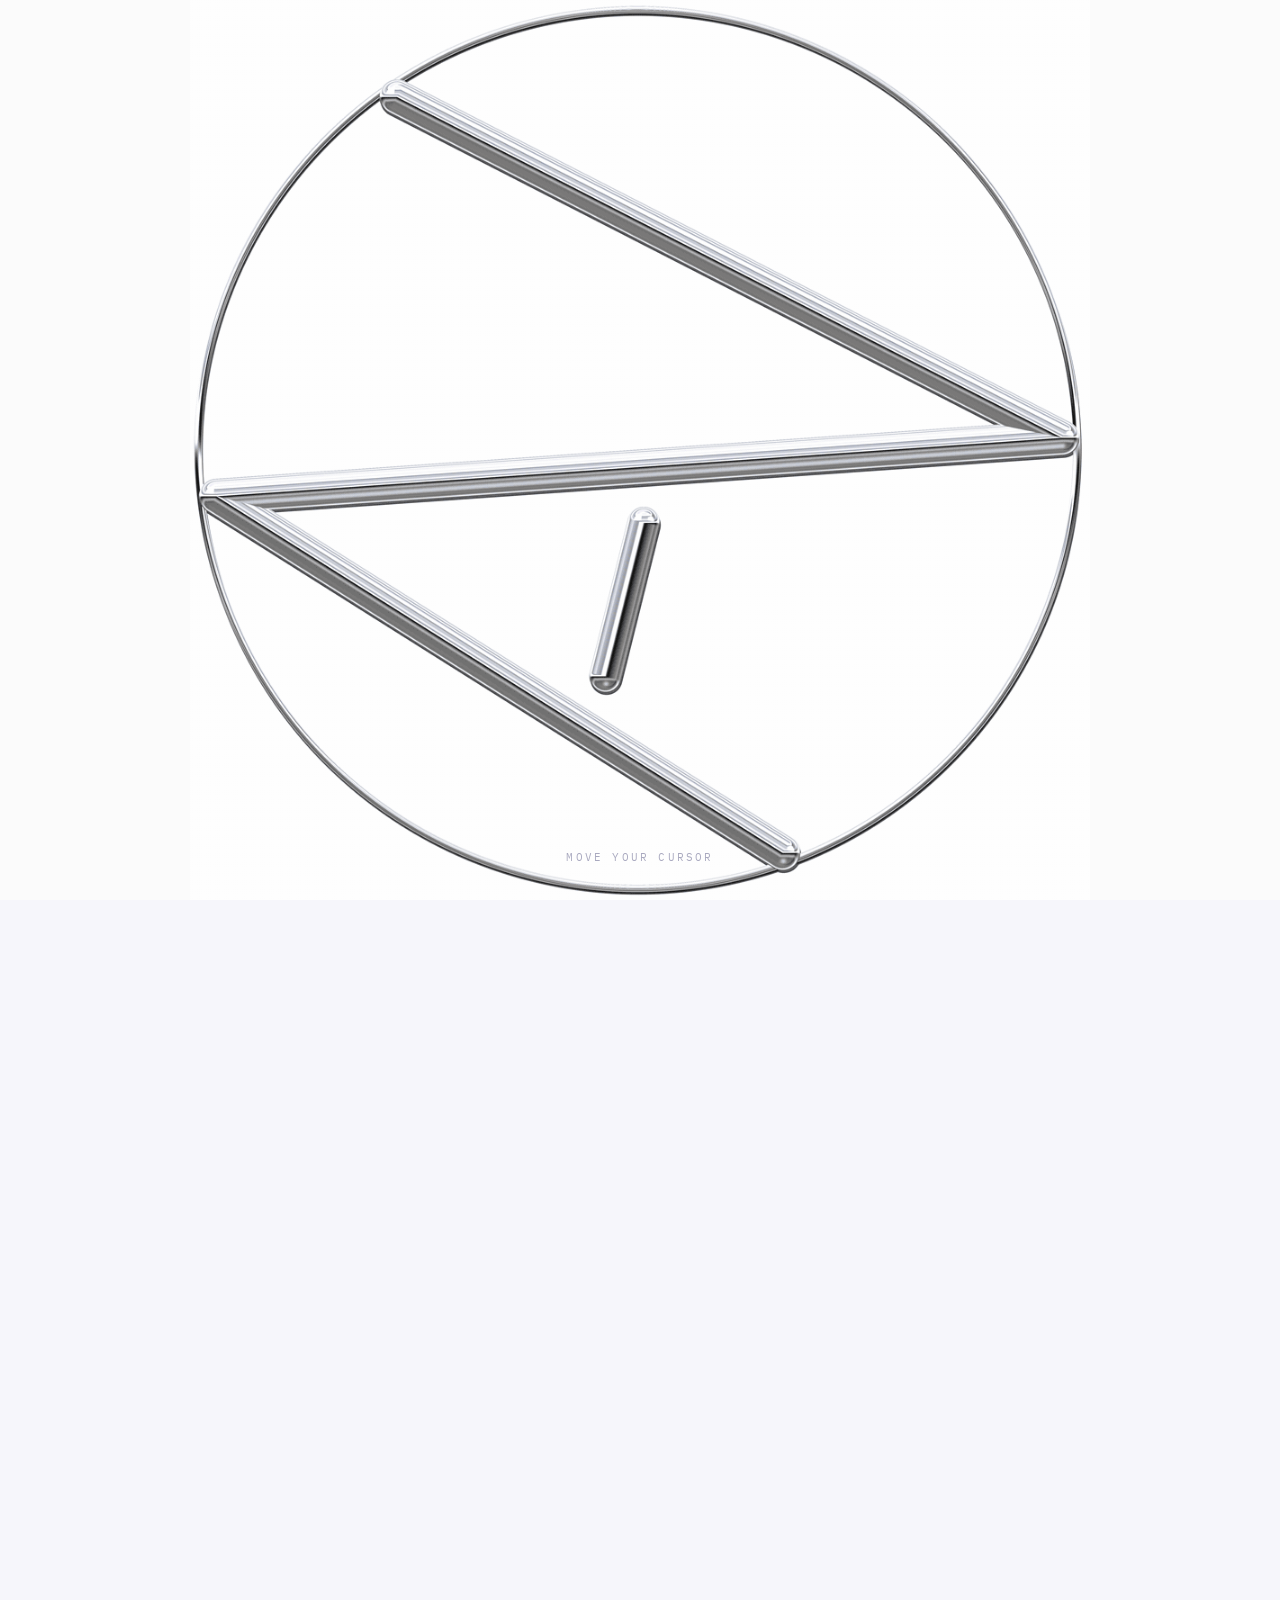
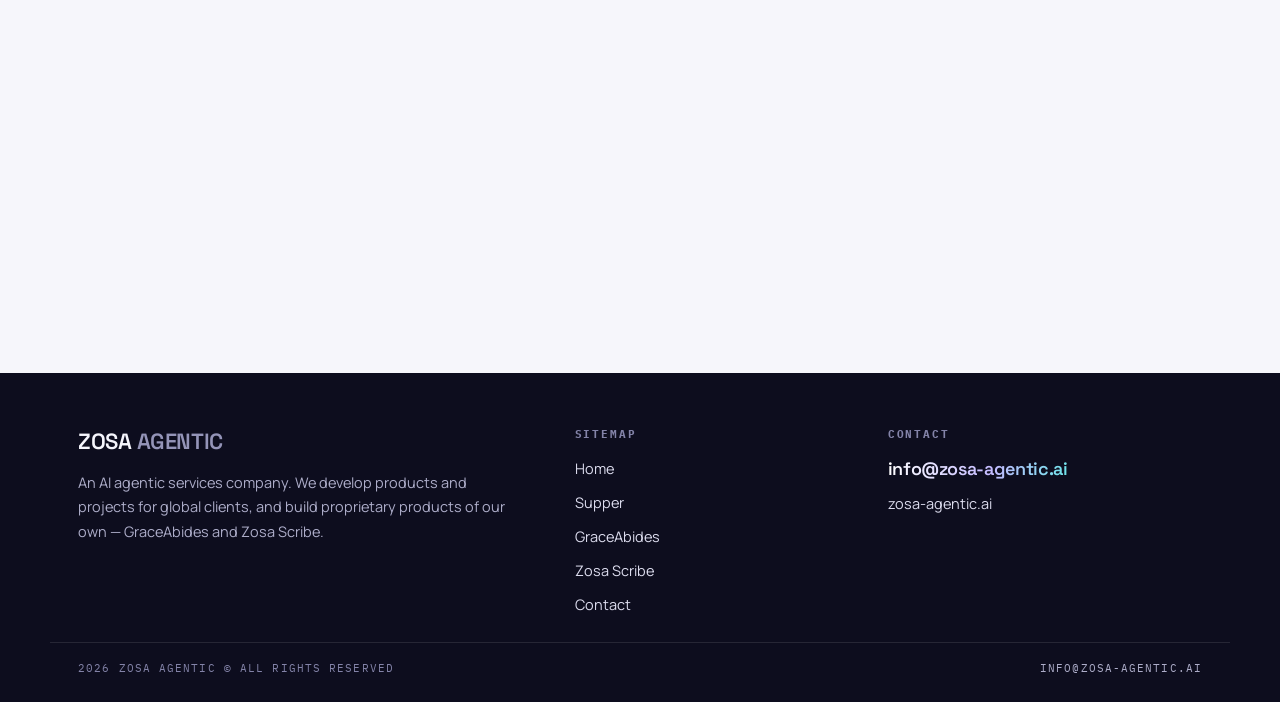
<file: index.html>
<!DOCTYPE html>
<html lang="en">
<head>
<meta charset="utf-8" />
<meta name="viewport" content="width=device-width, initial-scale=1" />
<title>Zosa Agentic — AI agentic services for global clients</title>
<meta name="description" content="Zosa Agentic is an AI agentic services company, developing products and projects for global clients. GraceAbides and Zosa Scribe are its own proprietary products." />
<link rel="canonical" href="https://zosa-agentic.ai/" />
<meta name="theme-color" content="#f6f6fb" />

<link rel="icon" href="favicon.ico" sizes="any" />
<link rel="icon" type="image/png" sizes="32x32" href="favicon-32.png" />
<link rel="icon" type="image/png" sizes="16x16" href="favicon-16.png" />
<link rel="apple-touch-icon" sizes="180x180" href="apple-touch-icon.png" />
<link rel="manifest" href="site.webmanifest" />

<meta property="og:type" content="website" />
<meta property="og:site_name" content="Zosa Agentic" />
<meta property="og:url" content="https://zosa-agentic.ai/" />
<meta property="og:title" content="Zosa Agentic — AI agentic services for global clients" />
<meta property="og:description" content="Zosa Agentic is an AI agentic services company, developing products and projects for global clients. GraceAbides and Zosa Scribe are its own proprietary products." />
<meta property="og:image" content="https://zosa-agentic.ai/og-image.png" />
<meta property="og:image:width" content="1200" />
<meta property="og:image:height" content="630" />
<meta property="og:image:alt" content="Zosa Agentic — AI agentic services for global clients" />
<meta property="og:locale" content="en_US" />
<meta name="twitter:card" content="summary_large_image" />
<meta name="twitter:title" content="Zosa Agentic — AI agentic services for global clients" />
<meta name="twitter:description" content="Zosa Agentic is an AI agentic services company, developing products and projects for global clients. GraceAbides and Zosa Scribe are its own proprietary products." />
<meta name="twitter:image" content="https://zosa-agentic.ai/og-image.png" />

<script type="application/ld+json">
{
  "@context": "https://schema.org",
  "@graph": [
    {
      "@type": "Organization",
      "@id": "https://zosa-agentic.ai/#organization",
      "name": "Zosa Agentic",
      "url": "https://zosa-agentic.ai/",
      "logo": {"@type": "ImageObject", "url": "https://zosa-agentic.ai/favicon-512.png", "width": 512, "height": 512},
      "image": "https://zosa-agentic.ai/og-image.png",
      "email": "info@zosa-agentic.ai",
      "description": "An AI agentic services company. We develop products and projects for global clients, and build proprietary products of our own.",
      "contactPoint": {"@type": "ContactPoint", "contactType": "sales", "email": "info@zosa-agentic.ai", "availableLanguage": ["English"]}
    },
    {
      "@type": "WebSite",
      "@id": "https://zosa-agentic.ai/#website",
      "url": "https://zosa-agentic.ai/",
      "name": "Zosa Agentic",
      "inLanguage": "en",
      "publisher": {"@id": "https://zosa-agentic.ai/#organization"}
    },
    {
      "@type": "ItemList",
      "name": "Products shipped in the last 5 months",
      "itemListElement": [
        {"@type": "ListItem", "position": 1, "name": "Supper", "url": "https://zosa-agentic.ai/supper/"},
        {"@type": "ListItem", "position": 2, "name": "GraceAbides", "url": "https://zosa-agentic.ai/graceabides/"},
        {"@type": "ListItem", "position": 3, "name": "Zosa Scribe", "url": "https://zosa-agentic.ai/scribe/"}
      ]
    }
  ]
}
</script>

<link rel="preconnect" href="https://fonts.googleapis.com">
<link rel="preconnect" href="https://fonts.gstatic.com" crossorigin>
<link href="https://fonts.googleapis.com/css2?family=Space+Grotesk:wght@400;500;600;700&family=Manrope:wght@400;500;600;700;800&family=IBM+Plex+Mono:wght@400;500&display=swap" rel="stylesheet">
<link rel="stylesheet" href="styles.css?v=20260918l">

<!-- The steel mark is the first thing on screen, so fetch it early. -->
<link rel="preload" as="image" href="intro-still.png" />
<script src="mark-points.js?v=1"></script>
<script>
/* Runs before the body paints, so the curtain is either there from the first
   frame or never appears at all — no flash of the page underneath.

   It is a first-impression piece, so it is deliberately rare:

     - at most once a day per visitor;
     - never when they came from elsewhere on the site, so clicking Home
       after reading a product page is instant;
     - never for someone who arrived from a search engine, who came with a
       question and should meet the answer rather than a five-second
       animation standing in front of it;
     - never for anyone who has asked for reduced motion.

   ?intro=1 overrides all of it bar reduced motion, which is how the piece
   gets demonstrated and shared. */
(function(){
  try {
    var DAY    = 24 * 60 * 60 * 1000;
    var SEARCH = /^https?:\/\/([a-z0-9-]+\.)*(google|bing|duckduckgo|yahoo|ecosia|baidu|yandex|naver|brave|startpage|qwant|perplexity)\./i;
    var ref    = document.referrer || '';
    var still  = window.matchMedia && window.matchMedia('(prefers-reduced-motion: reduce)').matches;
    var force  = location.search.indexOf('intro') > -1;
    var last   = parseInt(localStorage.getItem('zosa:intro') || '0', 10) || 0;
    var due    = (Date.now() - last) > DAY;
    var inside = ref.indexOf(location.origin + '/') === 0;
    var found  = SEARCH.test(ref);
    if (!still && (force || (due && !inside && !found))) document.documentElement.className += ' intro-on';
  } catch (e) {
    document.documentElement.className += ' intro-on';
  }
})();
</script>
</head>
<body class="doc">

<!-- =================== THE STEEL CURTAIN ===================
     The mark holds the screen in steel. Move the cursor and every point of it
     turns into a 0 or a 1; they scatter into falling rain, gather into rings,
     and drain away inward, leaving the page. A tap, key or scroll does the
     same, and it clears itself regardless. -->
<div class="intro" id="intro" role="presentation">
  <div class="intro-ground"></div>
  <canvas class="intro-art" id="introArt"></canvas>
  <p class="intro-hint" id="introHint">Move your cursor</p>
</div>

<div class="scroll-progress" aria-hidden="true"></div>

<!-- =================== TOP BAR =================== -->
<header class="topbar">
  <a class="brand" href="./">
    <span class="mark">
      <img src="Zosa-Agentic-Logo-transparent.png" alt="Zosa Agentic logo">
    </span>
    <span class="wm">ZOSA <span>AGENTIC</span></span>
  </a>

  <button class="navtoggle" id="navToggle" type="button"
          aria-label="Open menu" aria-expanded="false" aria-controls="menu">
    <span class="bars" aria-hidden="true"><i></i><i></i><i></i></span>
  </button>

  <nav class="menu" id="menu" aria-label="Main">
    <a href="/" data-nav="home" style="--pill:#7b7b9c" aria-current="page"><span class="dot"></span>Home</a>
    <a href="/supper/" data-nav="supper" style="--pill:#d97a12"><span class="dot"></span>Supper</a>
    <a href="/graceabides/" data-nav="graceabides" style="--pill:#6d5ef0"><span class="dot"></span>GraceAbides</a>
    <a href="/scribe/" data-nav="scribe" style="--pill:#0d9488"><span class="dot"></span>Zosa Scribe</a>
    <span class="sep" aria-hidden="true"></span>
    <a href="/contact/" data-nav="contact" style="--pill:#7b7b9c"><span class="dot"></span>Contact</a>
  </nav>
</header>

<main>

<section class="page doc" id="page-about">

  <div class="doc-inner">
    <div class="d-hero">
      <p class="d-eyebrow reveal">Zosa Agentic</p>
      <h1 class="d-h1 reveal rv-blur" style="--rd:60ms">
        AI agentic services<br><span class="grad">for global clients</span>
      </h1>
      <p class="d-sub reveal" style="--rd:120ms">Products and projects, built end to end — for clients, and for ourselves.</p>
      <p class="d-lead reveal" style="--rd:180ms">
        <strong>Zosa Agentic</strong> is an AI agentic services company. We develop
        products and projects for clients around the world, and we build proprietary
        products of our own &mdash; <strong>GraceAbides</strong> and
        <strong>Zosa Scribe</strong>. We take every system the whole way &mdash;
        discovery, architecture, build, audit, launch and iteration.
      </p>
    </div>

    <div class="d-stats">
      <div class="d-stat reveal rv-scale"><b>3 products</b><span>Shipped in 5 months</span></div>
      <div class="d-stat reveal rv-scale" style="--rd:70ms"><b>CERT-In</b><span>Security audit</span></div>
      <div class="d-stat reveal rv-scale" style="--rd:140ms"><b>DPDP Act</b><span>Standards</span></div>
      <div class="d-stat reveal rv-scale" style="--rd:210ms"><b>SOC 2 &middot; GDPR</b><span>DPDP &middot; audit ready</span></div>
    </div>

    <div class="d-sec reveal">
      <h2>Engineering capabilities</h2>
    </div>

    <div class="d-grid">
      <article class="d-card reveal rv-scale" style="--c:#6d5ef0">
        <span class="n">AI / ML</span>
        <h3>AI / ML Engineering</h3>
        <p>LLM orchestration across providers, <strong>RAG</strong> (embeddings, chunking,
        vector search), <strong>agentic systems</strong> (tool use, multi-step planning;
        LangGraph, Temporal), and evaluation.</p>
      </article>

      <article class="d-card reveal rv-scale" style="--c:#8b5cf6; --rd:70ms">
        <span class="n">PLATFORM</span>
        <h3>Software Engineering</h3>
        <p>AI ships inside real apps: backends &amp; APIs (<strong>NestJS, FastAPI</strong>),
        frontends (<strong>React/Next.js</strong>, Redux), gateways (Kong/Apigee),
        Firebase &amp; <strong>OAuth / OIDC</strong> auth.</p>
      </article>

      <article class="d-card reveal rv-scale" style="--c:#0ea5b7; --rd:140ms">
        <span class="n">INFRASTRUCTURE</span>
        <h3>Cloud &amp; LLMOps</h3>
        <p>Multi-cloud (<strong>GCP, AWS</strong>), containers &amp; orchestration, CI/CD,
        DevSecOps (SAST, SCA); model and prompt versioning, deployment, monitoring,
        latency &amp; <strong>cost control</strong>.</p>
      </article>

      <article class="d-card reveal rv-scale" style="--c:#e05c5c; --rd:210ms">
        <span class="n">TRUST</span>
        <h3>Security &amp; Compliance</h3>
        <p>Built for regulated environments: <strong>SOC 2, GDPR, DPDP</strong> and
        whichever sector standards a product answers to; plus AI threats &mdash;
        prompt injection, data exfiltration, PII leakage, hallucination risk.</p>
      </article>

      <article class="d-card reveal rv-scale" style="--c:#d97a12; --rd:280ms">
        <span class="n">PRODUCT</span>
        <h3>AI-aware Product &amp; UX</h3>
        <p>Designing for probabilistic systems: <strong>human-in-the-loop</strong> workflows,
        graceful failure handling, transparency &amp; explainability, calibrated user trust.</p>
      </article>

      <article class="d-card reveal rv-scale" style="--c:#0d9488; --rd:350ms">
        <span class="n">GOVERNANCE</span>
        <h3>Responsible AI</h3>
        <p>Guardrails, content moderation, <strong>bias &amp; fairness</strong> evaluation,
        and clear accountability for model behaviour &mdash; governance built in.</p>
      </article>
    </div>

    <div class="d-sec reveal">
      <h2>What we bring</h2>
    </div>

    <div class="d-row">
      <div class="d-mini reveal rv-left" style="--c:#6d5ef0">
        <span class="bead"></span>
        <div>
          <h3>Domain Expertise</h3>
          <p>We learn a client&rsquo;s domain properly before building in it &mdash;
          telecom, fintech, community platforms and clinical AI so far.</p>
        </div>
      </div>
      <div class="d-mini reveal" style="--c:#8b5cf6; --rd:70ms">
        <span class="bead"></span>
        <div>
          <h3>Research Literacy</h3>
          <p>Adaptable to any domain through AI research literacy.</p>
        </div>
      </div>
      <div class="d-mini reveal rv-right" style="--c:#0d9488; --rd:140ms">
        <span class="bead"></span>
        <div>
          <h3>End-to-End Delivery</h3>
          <p>Quality assurance, DevOps and results-focused delivery.</p>
        </div>
      </div>
    </div>

    <div class="d-cta reveal rv-scale">
      <div>
        <h2>Let&rsquo;s build together</h2>
        <p>Tell us what you are building and where it is stuck.</p>
      </div>
      <div style="display:flex; gap:12px; flex-wrap:wrap">
        <a class="d-btn" href="/contact/">Start a conversation</a>
        <a class="d-btn ghost" href="mailto:info@zosa-agentic.ai">info@zosa-agentic.ai</a>
      </div>
    </div>
  </div>

  <footer class="sitefoot">
    <div class="sitefoot-inner">
      <div>
        <div class="fbrand">ZOSA <span>AGENTIC</span></div>
        <p class="fabout">
          An AI agentic services company. We develop products and projects for
          global clients, and build proprietary products of our own &mdash;
          GraceAbides and Zosa Scribe.
        </p>
      </div>

      <div>
        <h3>Sitemap</h3>
        <ul>
          <li><a href="/">Home</a></li>
          <li><a href="/supper/">Supper</a></li>
          <li><a href="/graceabides/">GraceAbides</a></li>
          <li><a href="/scribe/">Zosa Scribe</a></li>
          <li><a href="/contact/">Contact</a></li>
        </ul>
      </div>

      <div>
        <h3>Contact</h3>
        <ul>
          <li><a class="fmail" href="mailto:info@zosa-agentic.ai">info@zosa-agentic.ai</a></li>
          <li><a href="https://zosa-agentic.ai">zosa-agentic.ai</a></li>
        </ul>
      </div>
    </div>

    <div class="sitefoot-bottom">
      <span>2026 Zosa Agentic &copy; All rights reserved</span>
      <a href="mailto:info@zosa-agentic.ai">info@zosa-agentic.ai</a>
    </div>
  </footer>
</section>

</main>

<script src="app.js?v=20260918l"></script>
</body>
</html>
</file>
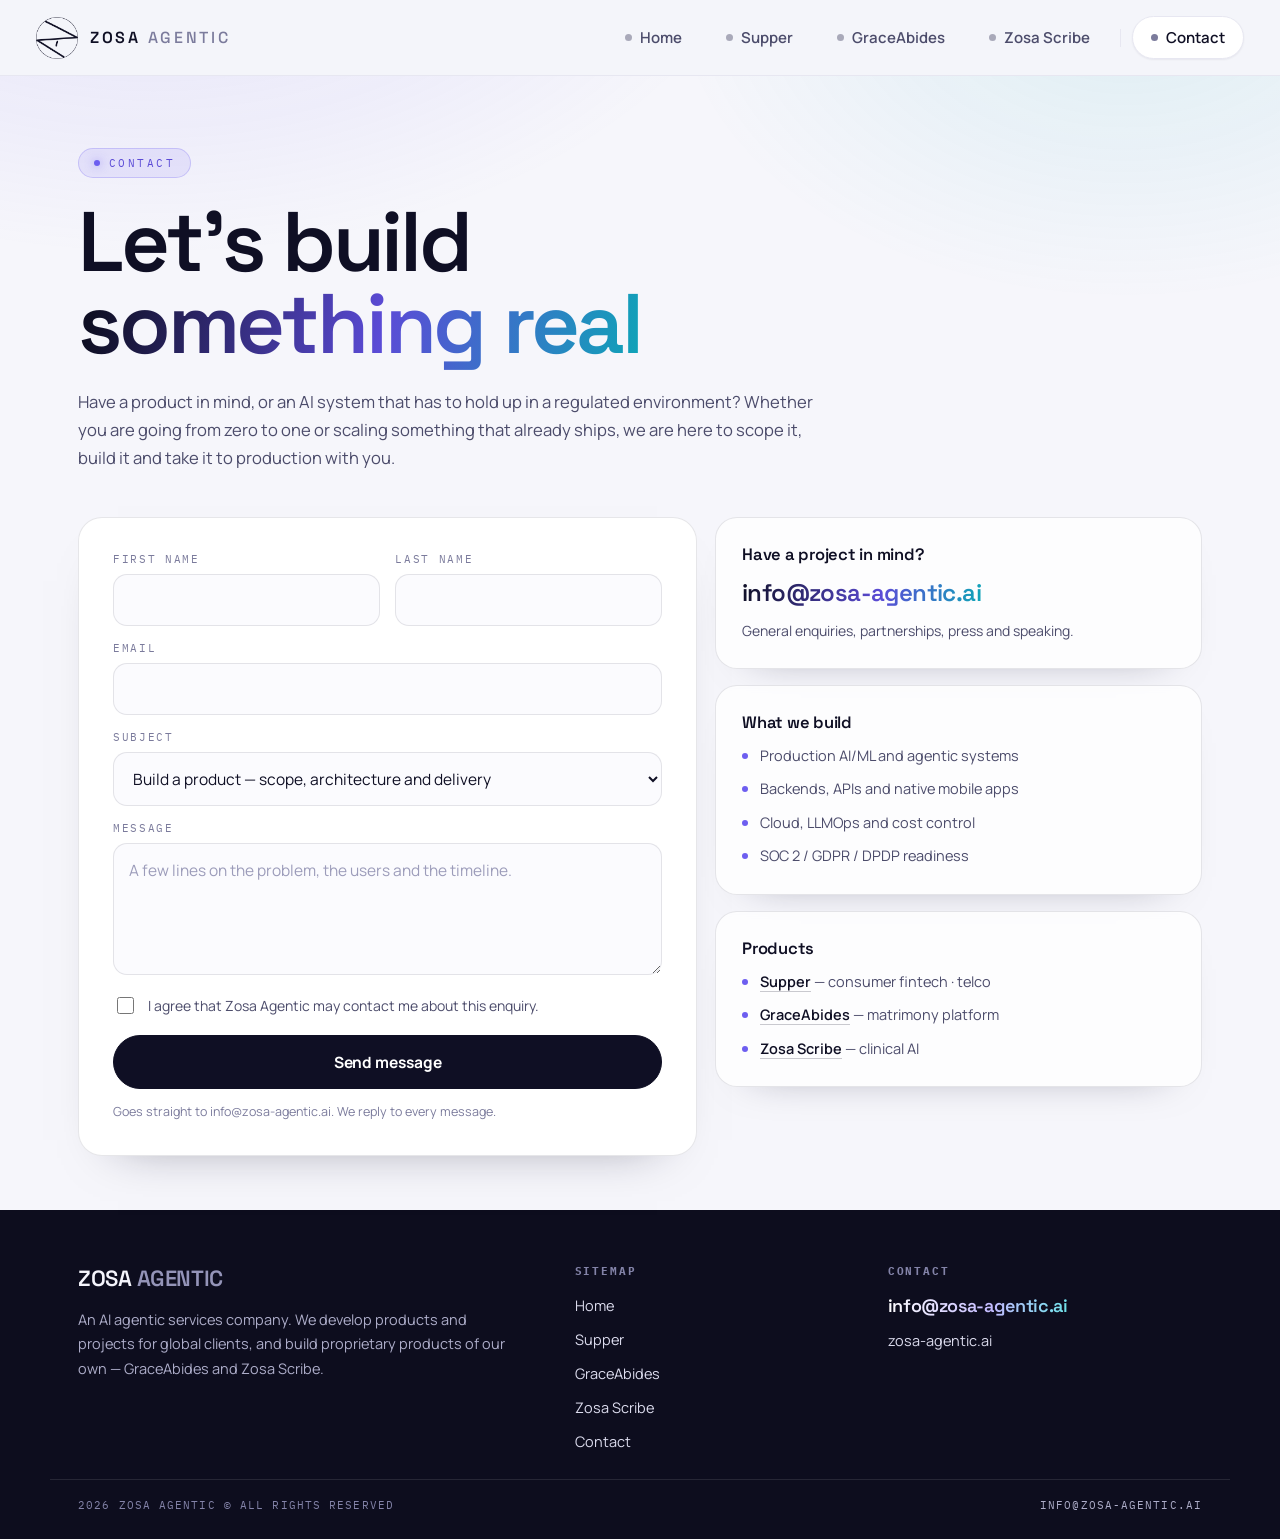
<file: contact/index.html>
<!DOCTYPE html>
<html lang="en">
<head>
<meta charset="utf-8" />
<meta name="viewport" content="width=device-width, initial-scale=1" />
<title>Contact | Zosa Agentic</title>
<meta name="description" content="Talk to Zosa Agentic about building AI agentic products and projects for clients worldwide. Email info@zosa-agentic.ai." />
<link rel="canonical" href="https://zosa-agentic.ai/contact/" />
<meta name="theme-color" content="#f6f6fb" />

<link rel="icon" href="../favicon.ico" sizes="any" />
<link rel="icon" type="image/png" sizes="32x32" href="../favicon-32.png" />
<link rel="icon" type="image/png" sizes="16x16" href="../favicon-16.png" />
<link rel="apple-touch-icon" sizes="180x180" href="../apple-touch-icon.png" />
<link rel="manifest" href="../site.webmanifest" />

<meta property="og:type" content="website" />
<meta property="og:site_name" content="Zosa Agentic" />
<meta property="og:url" content="https://zosa-agentic.ai/contact/" />
<meta property="og:title" content="Contact | Zosa Agentic" />
<meta property="og:description" content="Talk to Zosa Agentic about building AI agentic products and projects for clients worldwide. Email info@zosa-agentic.ai." />
<meta property="og:image" content="https://zosa-agentic.ai/og-image.png" />
<meta property="og:image:width" content="1200" />
<meta property="og:image:height" content="630" />
<meta property="og:image:alt" content="Zosa Agentic — AI agentic services for global clients" />
<meta property="og:locale" content="en_US" />
<meta name="twitter:card" content="summary_large_image" />
<meta name="twitter:title" content="Contact | Zosa Agentic" />
<meta name="twitter:description" content="Talk to Zosa Agentic about building AI agentic products and projects for clients worldwide. Email info@zosa-agentic.ai." />
<meta name="twitter:image" content="https://zosa-agentic.ai/og-image.png" />

<script type="application/ld+json">
{
  "@context": "https://schema.org",
  "@graph": [
    {
      "@type": "Organization",
      "@id": "https://zosa-agentic.ai/#organization",
      "name": "Zosa Agentic",
      "url": "https://zosa-agentic.ai/",
      "logo": {"@type": "ImageObject", "url": "https://zosa-agentic.ai/favicon-512.png", "width": 512, "height": 512},
      "image": "https://zosa-agentic.ai/og-image.png",
      "email": "info@zosa-agentic.ai",
      "description": "An AI agentic services company. We develop products and projects for global clients, and build proprietary products of our own.",
      "contactPoint": {"@type": "ContactPoint", "contactType": "sales", "email": "info@zosa-agentic.ai", "availableLanguage": ["English"]}
    },
    {
      "@type": "ContactPage",
      "url": "https://zosa-agentic.ai/contact/",
      "name": "Contact Zosa Agentic",
      "about": {"@id": "https://zosa-agentic.ai/#organization"}
    }
  ]
}
</script>

<link rel="preconnect" href="https://fonts.googleapis.com">
<link rel="preconnect" href="https://fonts.gstatic.com" crossorigin>
<link href="https://fonts.googleapis.com/css2?family=Space+Grotesk:wght@400;500;600;700&family=Manrope:wght@400;500;600;700;800&family=IBM+Plex+Mono:wght@400;500&display=swap" rel="stylesheet">
<link rel="stylesheet" href="../styles.css?v=20260918l">
</head>
<body class="doc">

<div class="scroll-progress" aria-hidden="true"></div>

<!-- =================== TOP BAR =================== -->
<header class="topbar">
  <a class="brand" href="/">
    <span class="mark">
      <img src="../Zosa-Agentic-Logo-transparent.png" alt="Zosa Agentic logo">
    </span>
    <span class="wm">ZOSA <span>AGENTIC</span></span>
  </a>

  <button class="navtoggle" id="navToggle" type="button"
          aria-label="Open menu" aria-expanded="false" aria-controls="menu">
    <span class="bars" aria-hidden="true"><i></i><i></i><i></i></span>
  </button>

  <nav class="menu" id="menu" aria-label="Main">
    <a href="/" data-nav="home" style="--pill:#7b7b9c"><span class="dot"></span>Home</a>
    <a href="/supper/" data-nav="supper" style="--pill:#d97a12"><span class="dot"></span>Supper</a>
    <a href="/graceabides/" data-nav="graceabides" style="--pill:#6d5ef0"><span class="dot"></span>GraceAbides</a>
    <a href="/scribe/" data-nav="scribe" style="--pill:#0d9488"><span class="dot"></span>Zosa Scribe</a>
    <span class="sep" aria-hidden="true"></span>
    <a href="/contact/" data-nav="contact" style="--pill:#7b7b9c" aria-current="page"><span class="dot"></span>Contact</a>
  </nav>
</header>

<main>

<section class="page doc" id="page-contact">

  <div class="doc-inner">
    <div class="d-hero">
      <p class="d-eyebrow reveal">Contact</p>
      <h1 class="d-h1 reveal rv-blur" style="--rd:60ms">
        Let&rsquo;s build<br><span class="grad">something real</span>
      </h1>
      <p class="d-lead reveal" style="--rd:140ms">
        Have a product in mind, or an AI system that has to hold up in a regulated
        environment? Whether you are going from zero to one or scaling something that
        already ships, we are here to scope it, build it and take it to production
        with you.
      </p>
    </div>

    <div class="d-two">
      <!-- ==========================================================
           Submits through FormSubmit.co, the same relay the Amplera site
           uses: no account, no API key — the destination is just the address
           in CONTACT_EMAIL at the top of the script block below.
           ========================================================== -->
      <form class="d-form reveal rv-left" id="contactForm">
        <!-- honeypot: bots fill it, people never see it -->
        <input type="text" name="_honey" tabindex="-1" autocomplete="off"
               style="display:none" aria-hidden="true">

        <div class="pair">
          <label class="d-field"><span>First name</span>
            <input type="text" name="first" autocomplete="given-name" required>
          </label>
          <label class="d-field"><span>Last name</span>
            <input type="text" name="last" autocomplete="family-name" required>
          </label>
        </div>

        <label class="d-field"><span>Email</span>
          <input type="email" name="email" autocomplete="email" required>
        </label>

        <label class="d-field"><span>Subject</span>
          <select name="subject">
            <option>Build a product &mdash; scope, architecture and delivery</option>
            <option>Partner with us &mdash; agentic AI products and platforms</option>
            <option>Zosa Scribe &mdash; pilots and deployments</option>
            <option>Security &amp; compliance review</option>
            <option>Careers &mdash; join the engineering team</option>
            <option>Media &amp; speaking</option>
          </select>
        </label>

        <label class="d-field"><span>Message</span>
          <textarea name="message" placeholder="A few lines on the problem, the users and the timeline." required></textarea>
        </label>

        <label class="d-check">
          <input type="checkbox" name="terms" required>
          <span>I agree that Zosa Agentic may contact me about this enquiry.</span>
        </label>

        <button class="d-btn" type="submit" id="formSend">Send message</button>
        <p class="d-status" id="formStatus" role="status" aria-live="polite" hidden></p>
        <p class="d-note" id="formNote">
          Goes straight to info@zosa-agentic.ai. We reply to every message.
        </p>
      </form>

      <div class="d-side">
        <div class="d-panel reveal rv-right" style="--rd:80ms">
          <h2>Have a project in mind?</h2>
          <a class="d-mail" href="mailto:info@zosa-agentic.ai">info@zosa-agentic.ai</a>
          <p>General enquiries, partnerships, press and speaking.</p>
        </div>

        <div class="d-panel reveal rv-right" style="--rd:150ms">
          <h2>What we build</h2>
          <ul class="d-list">
            <li>Production AI/ML and agentic systems</li>
            <li>Backends, APIs and native mobile apps</li>
            <li>Cloud, LLMOps and cost control</li>
            <li>SOC 2 / GDPR / DPDP readiness</li>
          </ul>
        </div>

        <div class="d-panel reveal rv-right" style="--rd:220ms">
          <h2>Products</h2>
          <ul class="d-list">
            <li><a href="/supper/">Supper</a> &mdash; consumer fintech &middot; telco</li>
            <li><a href="/graceabides/">GraceAbides</a> &mdash; matrimony platform</li>
            <li><a href="/scribe/">Zosa Scribe</a> &mdash; clinical AI</li>
          </ul>
        </div>
      </div>
    </div>
  </div>

  <footer class="sitefoot">
    <div class="sitefoot-inner">
      <div>
        <div class="fbrand">ZOSA <span>AGENTIC</span></div>
        <p class="fabout">
          An AI agentic services company. We develop products and projects for
          global clients, and build proprietary products of our own &mdash;
          GraceAbides and Zosa Scribe.
        </p>
      </div>

      <div>
        <h3>Sitemap</h3>
        <ul>
          <li><a href="/">Home</a></li>
          <li><a href="/supper/">Supper</a></li>
          <li><a href="/graceabides/">GraceAbides</a></li>
          <li><a href="/scribe/">Zosa Scribe</a></li>
          <li><a href="/contact/">Contact</a></li>
        </ul>
      </div>

      <div>
        <h3>Contact</h3>
        <ul>
          <li><a class="fmail" href="mailto:info@zosa-agentic.ai">info@zosa-agentic.ai</a></li>
          <li><a href="https://zosa-agentic.ai">zosa-agentic.ai</a></li>
        </ul>
      </div>
    </div>

    <div class="sitefoot-bottom">
      <span>2026 Zosa Agentic &copy; All rights reserved</span>
      <a href="mailto:info@zosa-agentic.ai">info@zosa-agentic.ai</a>
    </div>
  </footer>
</section>

</main>

<script src="../app.js?v=20260918l"></script>
</body>
</html>
</file>
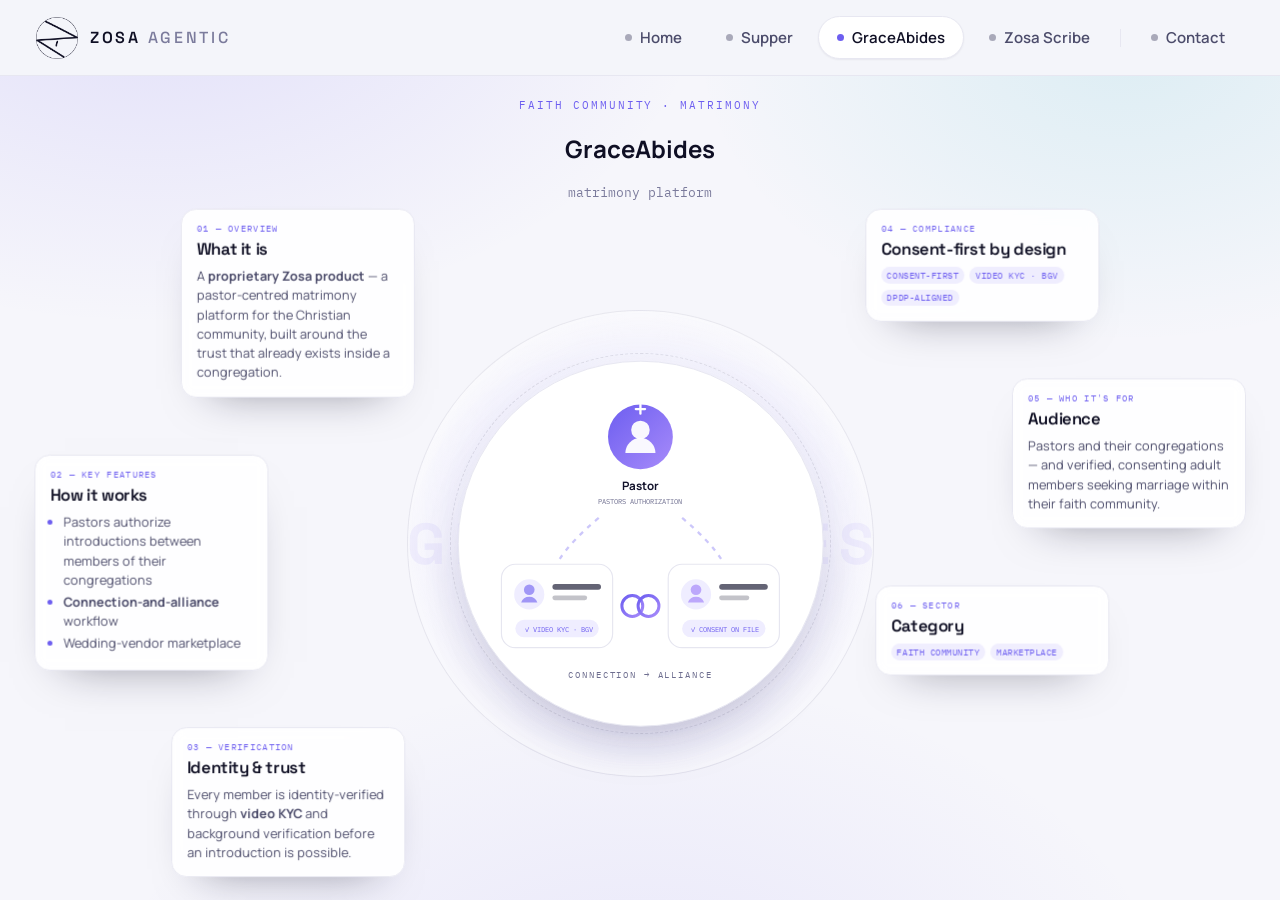
<file: graceabides/index.html>
<!DOCTYPE html>
<html lang="en">
<head>
<meta charset="utf-8" />
<meta name="viewport" content="width=device-width, initial-scale=1" />
<title>GraceAbides — pastor-centred matrimony platform | Zosa Agentic</title>
<meta name="description" content="GraceAbides is a proprietary Zosa product: a pastor-centred matrimony platform for the Christian community. Pastors authorize introductions between identity-verified, consenting adult members of their congregations." />
<link rel="canonical" href="https://zosa-agentic.ai/graceabides/" />
<meta name="theme-color" content="#f6f6fb" />

<link rel="icon" href="../favicon.ico" sizes="any" />
<link rel="icon" type="image/png" sizes="32x32" href="../favicon-32.png" />
<link rel="icon" type="image/png" sizes="16x16" href="../favicon-16.png" />
<link rel="apple-touch-icon" sizes="180x180" href="../apple-touch-icon.png" />
<link rel="manifest" href="../site.webmanifest" />

<meta property="og:type" content="website" />
<meta property="og:site_name" content="Zosa Agentic" />
<meta property="og:url" content="https://zosa-agentic.ai/graceabides/" />
<meta property="og:title" content="GraceAbides — pastor-centred matrimony platform | Zosa Agentic" />
<meta property="og:description" content="GraceAbides is a proprietary Zosa product: a pastor-centred matrimony platform for the Christian community. Pastors authorize introductions between identity-verified, consenting adult members of their congregations." />
<meta property="og:image" content="https://zosa-agentic.ai/og-image.png" />
<meta property="og:image:width" content="1200" />
<meta property="og:image:height" content="630" />
<meta property="og:image:alt" content="Zosa Agentic — AI agentic services for global clients" />
<meta property="og:locale" content="en_US" />
<meta name="twitter:card" content="summary_large_image" />
<meta name="twitter:title" content="GraceAbides — pastor-centred matrimony platform | Zosa Agentic" />
<meta name="twitter:description" content="GraceAbides is a proprietary Zosa product: a pastor-centred matrimony platform for the Christian community. Pastors authorize introductions between identity-verified, consenting adult members of their congregations." />
<meta name="twitter:image" content="https://zosa-agentic.ai/og-image.png" />

<script type="application/ld+json">
{
  "@context": "https://schema.org",
  "@graph": [
    {
      "@type": "Organization",
      "@id": "https://zosa-agentic.ai/#organization",
      "name": "Zosa Agentic",
      "url": "https://zosa-agentic.ai/",
      "logo": {"@type": "ImageObject", "url": "https://zosa-agentic.ai/favicon-512.png", "width": 512, "height": 512},
      "image": "https://zosa-agentic.ai/og-image.png",
      "email": "info@zosa-agentic.ai",
      "description": "An AI agentic services company. We develop products and projects for global clients, and build proprietary products of our own.",
      "contactPoint": {"@type": "ContactPoint", "contactType": "sales", "email": "info@zosa-agentic.ai", "availableLanguage": ["English"]}
    },
    {
      "@type": "SoftwareApplication",
      "name": "GraceAbides",
      "url": "https://zosa-agentic.ai/graceabides/",
      "applicationCategory": "SocialNetworkingApplication",
      "description": "GraceAbides is a proprietary Zosa product: a pastor-centred matrimony platform for the Christian community. Pastors authorize introductions between identity-verified, consenting adult members of their congregations.",
      "publisher": {"@id": "https://zosa-agentic.ai/#organization"}
    },
    {
      "@type": "BreadcrumbList",
      "itemListElement": [
        {"@type": "ListItem", "position": 1, "name": "Zosa Agentic", "item": "https://zosa-agentic.ai/"},
        {"@type": "ListItem", "position": 2, "name": "GraceAbides", "item": "https://zosa-agentic.ai/graceabides/"}
      ]
    }
  ]
}
</script>

<link rel="preconnect" href="https://fonts.googleapis.com">
<link rel="preconnect" href="https://fonts.gstatic.com" crossorigin>
<link href="https://fonts.googleapis.com/css2?family=Space+Grotesk:wght@400;500;600;700&family=Manrope:wght@400;500;600;700;800&family=IBM+Plex+Mono:wght@400;500&display=swap" rel="stylesheet">
<link rel="stylesheet" href="../styles.css?v=20260918l">
</head>
<body>

<div class="scroll-progress" aria-hidden="true"></div>

<!-- =================== TOP BAR =================== -->
<header class="topbar">
  <a class="brand" href="/">
    <span class="mark">
      <img src="../Zosa-Agentic-Logo-transparent.png" alt="Zosa Agentic logo">
    </span>
    <span class="wm">ZOSA <span>AGENTIC</span></span>
  </a>

  <button class="navtoggle" id="navToggle" type="button"
          aria-label="Open menu" aria-expanded="false" aria-controls="menu">
    <span class="bars" aria-hidden="true"><i></i><i></i><i></i></span>
  </button>

  <nav class="menu" id="menu" aria-label="Main">
    <a href="/" data-nav="home" style="--pill:#7b7b9c"><span class="dot"></span>Home</a>
    <a href="/supper/" data-nav="supper" style="--pill:#d97a12"><span class="dot"></span>Supper</a>
    <a href="/graceabides/" data-nav="graceabides" style="--pill:#6d5ef0" aria-current="page"><span class="dot"></span>GraceAbides</a>
    <a href="/scribe/" data-nav="scribe" style="--pill:#0d9488"><span class="dot"></span>Zosa Scribe</a>
    <span class="sep" aria-hidden="true"></span>
    <a href="/contact/" data-nav="contact" style="--pill:#7b7b9c"><span class="dot"></span>Contact</a>
  </nav>
</header>

<main>

<section class="page" id="page-graceabides"
         style="--accent:#6d5ef0; --accent-soft:rgba(109,94,240,.10)">

  <div class="pagehead">
    <p class="eyebrow">Faith Community · Matrimony</p>
    <h1>GraceAbides</h1>
    <div class="domain">matrimony platform</div>
  </div>

  <div class="stage-wrap">
  <div class="orbit">

    <article class="node" data-fx="-.70" data-fy="-.95" style="--i:0; --dly:0ms">
    <span class="num">01 — OVERVIEW</span>
    <h2>What it is</h2>
    <p>A <strong>proprietary Zosa product</strong> &mdash; a pastor-centred matrimony platform for the Christian community, built around the trust that already exists inside a congregation.</p>
    </article>

    <article class="node" data-fx="-1.0" data-fy="-.02" style="--i:1; --dly:40ms">
    <span class="num">02 — KEY FEATURES</span>
    <h2>How it works</h2>
    <ul>
    <li>Pastors authorize introductions between members of their congregations</li>
    <li><strong>Connection-and-alliance</strong> workflow</li>
    <li>Wedding-vendor marketplace</li>
    </ul>
    </article>

    <article class="node" data-fx="-.72" data-fy=".95" style="--i:2; --dly:80ms">
    <span class="num">03 — VERIFICATION</span>
    <h2>Identity &amp; trust</h2>
    <p>Every member is identity-verified through <strong>video KYC</strong> and background verification before an introduction is possible.</p>
    </article>

    <div class="stage">
    <div class="ring"></div>
    <div class="watermark">GraceAbides</div>
    <svg class="spokes" viewBox="0 0 880 880" aria-hidden="true">
      <circle cx="440" cy="440" r="305" fill="none" stroke="currentColor" stroke-opacity=".10"
              stroke-dasharray="2 7" style="color:var(--accent)"/>
    </svg>
    <div class="hub">
      <div class="hub-plate">
        <svg viewBox="0 0 300 300" role="img" aria-label="GraceAbides: pastor authorising a verified introduction between two members">
          <defs>
            <linearGradient id="covGrad" x1="0" y1="0" x2="1" y2="1">
              <stop offset="0" stop-color="#6d5ef0"/><stop offset="1" stop-color="#a78bfa"/>
            </linearGradient>
          </defs>
          <!-- pastor node (top centre) -->
          <g transform="translate(150,58)">
            <circle r="28" fill="url(#covGrad)"/>
            <circle cy="-6" r="8" fill="#fff" opacity=".95"/>
            <path d="M-13 14a13 13 0 0 1 26 0z" fill="#fff" opacity=".95"/>
            <path d="M0 -20v-8M-4 -24h8" stroke="#fff" stroke-width="2" stroke-linecap="round"/>
            <text y="46" text-anchor="middle" font-family="Manrope,sans-serif" font-size="10" font-weight="700" fill="#12122b">Pastor</text>
            <text y="58" text-anchor="middle" font-family="IBM Plex Mono,ui-monospace,monospace" font-size="6.2" fill="#6e6e8f">PASTORS AUTHORIZATION</text>
          </g>
          <!-- connecting lines -->
          <path d="M114 128 Q90 148 80 164" fill="none" stroke="#6d5ef0" stroke-opacity=".35" stroke-width="2" stroke-dasharray="4 5"/>
          <path d="M186 128 Q210 148 220 164" fill="none" stroke="#6d5ef0" stroke-opacity=".35" stroke-width="2" stroke-dasharray="4 5"/>
          <!-- two member cards -->
          <g transform="translate(30,168)">
            <rect width="96" height="72" rx="12" fill="#fff" stroke="#e6e6f0"/>
            <circle cx="24" cy="26" r="13" fill="#efedff"/>
            <circle cx="24" cy="22" r="4.6" fill="#6d5ef0" opacity=".6"/>
            <path d="M17 33a7.4 7.4 0 0 1 14 0z" fill="#6d5ef0" opacity=".6"/>
            <rect x="44" y="17" width="42" height="5" rx="2.5" fill="#12122b" opacity=".65"/>
            <rect x="44" y="27" width="30" height="4" rx="2" fill="#12122b" opacity=".25"/>
            <g transform="translate(12,48)">
              <rect width="72" height="15" rx="7.5" fill="#efedff"/>
              <text x="8" y="10.4" font-family="IBM Plex Mono,ui-monospace,monospace" font-size="6" fill="#6d5ef0">✓ VIDEO KYC · BGV</text>
            </g>
          </g>
          <g transform="translate(174,168)">
            <rect width="96" height="72" rx="12" fill="#fff" stroke="#e6e6f0"/>
            <circle cx="24" cy="26" r="13" fill="#efedff"/>
            <circle cx="24" cy="22" r="4.6" fill="#a78bfa" opacity=".7"/>
            <path d="M17 33a7.4 7.4 0 0 1 14 0z" fill="#a78bfa" opacity=".7"/>
            <rect x="44" y="17" width="42" height="5" rx="2.5" fill="#12122b" opacity=".65"/>
            <rect x="44" y="27" width="26" height="4" rx="2" fill="#12122b" opacity=".25"/>
            <g transform="translate(12,48)">
              <rect width="72" height="15" rx="7.5" fill="#efedff"/>
              <text x="8" y="10.4" font-family="IBM Plex Mono,ui-monospace,monospace" font-size="6" fill="#6d5ef0">✓ CONSENT ON FILE</text>
            </g>
          </g>
          <!-- rings joined -->
          <g transform="translate(150,204)" fill="none" stroke="url(#covGrad)" stroke-width="2.6">
            <circle cx="-7" r="9"/><circle cx="7" r="9"/>
          </g>
          <text x="150" y="266" text-anchor="middle" font-family="IBM Plex Mono,ui-monospace,monospace"
                font-size="7.4" letter-spacing="1.6" fill="#6e6e8f">CONNECTION → ALLIANCE</text>
        </svg>
      </div>
    </div>
    </div>

    <article class="node" data-fx=".70" data-fy="-.95" style="--i:3; --dly:120ms">
    <span class="num">04 — COMPLIANCE</span>
    <h2>Consent-first by design</h2>
    <div class="chips">
    <span class="chip">CONSENT-FIRST</span>
    <span class="chip">VIDEO KYC · BGV</span>
    <span class="chip">DPDP-ALIGNED</span>
    </article>

    <article class="node" data-fx="1.0" data-fy="-.02" style="--i:4; --dly:160ms">
    <span class="num">05 — WHO IT'S FOR</span>
    <h2>Audience</h2>
    <p>Pastors and their congregations — and verified, consenting adult members seeking marriage within their faith community.</p>
    </article>

    <article class="node" data-fx=".72" data-fy=".95" style="--i:5; --dly:200ms">
    <span class="num">06 — SECTOR</span>
    <h2>Category</h2>
    <div class="chips">
    <span class="chip">FAITH COMMUNITY</span>
    <span class="chip">MARKETPLACE</span>
    </div>
    </article>
    </div>

  </div>
  </div>

</section>

</main>

<script src="../app.js?v=20260918l"></script>
</body>
</html>
</file>
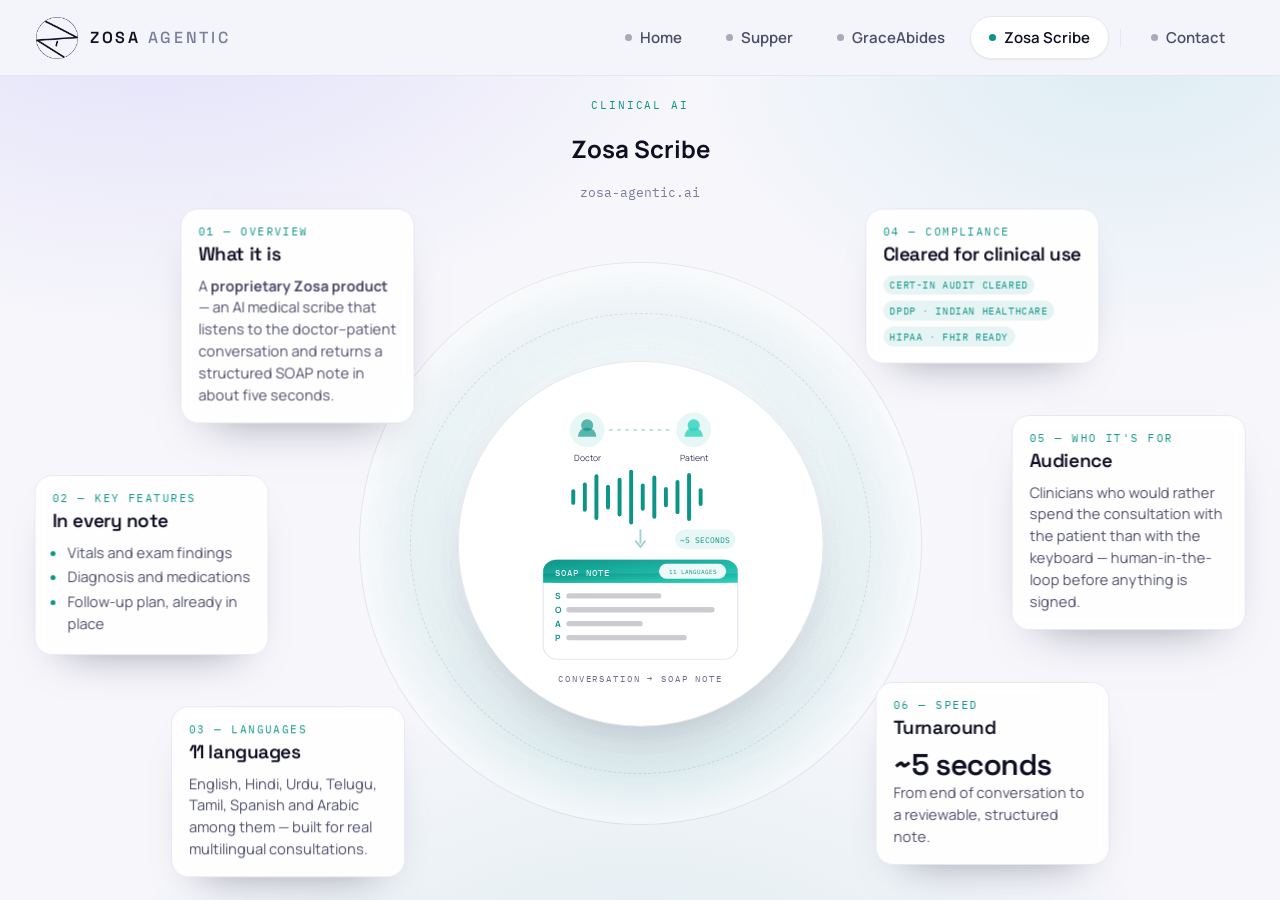
<file: scribe/index.html>
<!DOCTYPE html>
<html lang="en">
<head>
<meta charset="utf-8" />
<meta name="viewport" content="width=device-width, initial-scale=1" />
<title>Zosa Scribe — AI medical scribe, SOAP notes in ~5 seconds | Zosa Agentic</title>
<meta name="description" content="Zosa Scribe is a proprietary Zosa product: an AI medical scribe that listens to the doctor–patient consultation and returns a structured SOAP note in about five seconds, across 11 languages. CERT-In audit cleared, DPDP aligned, HIPAA and FHIR ready." />
<link rel="canonical" href="https://zosa-agentic.ai/scribe/" />
<meta name="theme-color" content="#f6f6fb" />

<link rel="icon" href="../favicon.ico" sizes="any" />
<link rel="icon" type="image/png" sizes="32x32" href="../favicon-32.png" />
<link rel="icon" type="image/png" sizes="16x16" href="../favicon-16.png" />
<link rel="apple-touch-icon" sizes="180x180" href="../apple-touch-icon.png" />
<link rel="manifest" href="../site.webmanifest" />

<meta property="og:type" content="website" />
<meta property="og:site_name" content="Zosa Agentic" />
<meta property="og:url" content="https://zosa-agentic.ai/scribe/" />
<meta property="og:title" content="Zosa Scribe — AI medical scribe, SOAP notes in ~5 seconds | Zosa Agentic" />
<meta property="og:description" content="Zosa Scribe is a proprietary Zosa product: an AI medical scribe that listens to the doctor–patient consultation and returns a structured SOAP note in about five seconds, across 11 languages. CERT-In audit cleared, DPDP aligned, HIPAA and FHIR ready." />
<meta property="og:image" content="https://zosa-agentic.ai/og-image.png" />
<meta property="og:image:width" content="1200" />
<meta property="og:image:height" content="630" />
<meta property="og:image:alt" content="Zosa Agentic — AI agentic services for global clients" />
<meta property="og:locale" content="en_US" />
<meta name="twitter:card" content="summary_large_image" />
<meta name="twitter:title" content="Zosa Scribe — AI medical scribe, SOAP notes in ~5 seconds | Zosa Agentic" />
<meta name="twitter:description" content="Zosa Scribe is a proprietary Zosa product: an AI medical scribe that listens to the doctor–patient consultation and returns a structured SOAP note in about five seconds, across 11 languages. CERT-In audit cleared, DPDP aligned, HIPAA and FHIR ready." />
<meta name="twitter:image" content="https://zosa-agentic.ai/og-image.png" />

<script type="application/ld+json">
{
  "@context": "https://schema.org",
  "@graph": [
    {
      "@type": "Organization",
      "@id": "https://zosa-agentic.ai/#organization",
      "name": "Zosa Agentic",
      "url": "https://zosa-agentic.ai/",
      "logo": {"@type": "ImageObject", "url": "https://zosa-agentic.ai/favicon-512.png", "width": 512, "height": 512},
      "image": "https://zosa-agentic.ai/og-image.png",
      "email": "info@zosa-agentic.ai",
      "description": "An AI agentic services company. We develop products and projects for global clients, and build proprietary products of our own.",
      "contactPoint": {"@type": "ContactPoint", "contactType": "sales", "email": "info@zosa-agentic.ai", "availableLanguage": ["English"]}
    },
    {
      "@type": "SoftwareApplication",
      "name": "Zosa Scribe",
      "url": "https://zosa-agentic.ai/scribe/",
      "applicationCategory": "HealthApplication",
      "description": "Zosa Scribe is a proprietary Zosa product: an AI medical scribe that listens to the doctor–patient consultation and returns a structured SOAP note in about five seconds, across 11 languages. CERT-In audit cleared, DPDP aligned, HIPAA and FHIR ready.",
      "publisher": {"@id": "https://zosa-agentic.ai/#organization"}
    },
    {
      "@type": "BreadcrumbList",
      "itemListElement": [
        {"@type": "ListItem", "position": 1, "name": "Zosa Agentic", "item": "https://zosa-agentic.ai/"},
        {"@type": "ListItem", "position": 2, "name": "Zosa Scribe", "item": "https://zosa-agentic.ai/scribe/"}
      ]
    }
  ]
}
</script>

<link rel="preconnect" href="https://fonts.googleapis.com">
<link rel="preconnect" href="https://fonts.gstatic.com" crossorigin>
<link href="https://fonts.googleapis.com/css2?family=Space+Grotesk:wght@400;500;600;700&family=Manrope:wght@400;500;600;700;800&family=IBM+Plex+Mono:wght@400;500&display=swap" rel="stylesheet">
<link rel="stylesheet" href="../styles.css?v=20260918l">
</head>
<body>

<div class="scroll-progress" aria-hidden="true"></div>

<!-- =================== TOP BAR =================== -->
<header class="topbar">
  <a class="brand" href="/">
    <span class="mark">
      <img src="../Zosa-Agentic-Logo-transparent.png" alt="Zosa Agentic logo">
    </span>
    <span class="wm">ZOSA <span>AGENTIC</span></span>
  </a>

  <button class="navtoggle" id="navToggle" type="button"
          aria-label="Open menu" aria-expanded="false" aria-controls="menu">
    <span class="bars" aria-hidden="true"><i></i><i></i><i></i></span>
  </button>

  <nav class="menu" id="menu" aria-label="Main">
    <a href="/" data-nav="home" style="--pill:#7b7b9c"><span class="dot"></span>Home</a>
    <a href="/supper/" data-nav="supper" style="--pill:#d97a12"><span class="dot"></span>Supper</a>
    <a href="/graceabides/" data-nav="graceabides" style="--pill:#6d5ef0"><span class="dot"></span>GraceAbides</a>
    <a href="/scribe/" data-nav="scribe" style="--pill:#0d9488" aria-current="page"><span class="dot"></span>Zosa Scribe</a>
    <span class="sep" aria-hidden="true"></span>
    <a href="/contact/" data-nav="contact" style="--pill:#7b7b9c"><span class="dot"></span>Contact</a>
  </nav>
</header>

<main>

<section class="page" id="page-scribe"
         style="--accent:#0d9488; --accent-soft:rgba(13,148,136,.10)">

  <div class="pagehead">
    <p class="eyebrow">Clinical AI</p>
    <h1>Zosa Scribe</h1>
    <div class="domain">zosa-agentic.ai</div>
  </div>

  <div class="stage-wrap">
  <div class="orbit">

    <article class="node" data-fx="-.70" data-fy="-.95" style="--i:0; --dly:0ms">
    <span class="num">01 — OVERVIEW</span>
    <h2>What it is</h2>
    <p>A <strong>proprietary Zosa product</strong> &mdash; an AI medical scribe that listens to the doctor–patient conversation and returns a structured SOAP note in about five seconds.</p>
    </article>

    <article class="node" data-fx="-1.0" data-fy="-.02" style="--i:1; --dly:40ms">
    <span class="num">02 — KEY FEATURES</span>
    <h2>In every note</h2>
    <ul>
    <li>Vitals and exam findings</li>
    <li>Diagnosis and medications</li>
    <li>Follow-up plan, already in place</li>
    </ul>
    </article>

    <article class="node" data-fx="-.72" data-fy=".95" style="--i:2; --dly:80ms">
    <span class="num">03 — LANGUAGES</span>
    <h2>11 languages</h2>
    <p>English, Hindi, Urdu, Telugu, Tamil, Spanish and Arabic among them — built for real multilingual consultations.</p>
    </article>

    <div class="stage">
    <div class="ring"></div>
    <div class="watermark">Scribe</div>
    <svg class="spokes" viewBox="0 0 880 880" aria-hidden="true">
      <circle cx="440" cy="440" r="305" fill="none" stroke="currentColor" stroke-opacity=".10"
              stroke-dasharray="2 7" style="color:var(--accent)"/>
    </svg>
    <div class="hub">
      <div class="hub-plate">
        <svg viewBox="0 0 300 300" role="img" aria-label="Zosa Scribe: conversation waveform converted into a structured SOAP note">
          <defs>
            <linearGradient id="scrGrad" x1="0" y1="0" x2="1" y2="1">
              <stop offset="0" stop-color="#0d9488"/><stop offset="1" stop-color="#2dd4bf"/>
            </linearGradient>
            <!-- userSpaceOnUse so it also works on zero-width vertical strokes -->
            <linearGradient id="scrWave" gradientUnits="userSpaceOnUse" x1="92" y1="110" x2="208" y2="110">
              <stop offset="0" stop-color="#0d9488"/><stop offset="1" stop-color="#2dd4bf"/>
            </linearGradient>
          </defs>
          <!-- consult: doctor + patient -->
          <g transform="translate(150,52)" font-family="Manrope,sans-serif">
            <g transform="translate(-46,0)">
              <circle r="15" fill="#e6f7f5"/><circle cy="-4" r="5.2" fill="#0d9488" opacity=".65"/>
              <path d="M-8 6a8 8 0 0 1 16 0z" fill="#0d9488" opacity=".65"/>
              <text y="27" text-anchor="middle" font-size="7.4" fill="#3d3d5c">Doctor</text>
            </g>
            <g transform="translate(46,0)">
              <circle r="15" fill="#e6f7f5"/><circle cy="-4" r="5.2" fill="#2dd4bf" opacity=".8"/>
              <path d="M-8 6a8 8 0 0 1 16 0z" fill="#2dd4bf" opacity=".8"/>
              <text y="27" text-anchor="middle" font-size="7.4" fill="#3d3d5c">Patient</text>
            </g>
            <path d="M-27 0h54" stroke="#0d9488" stroke-opacity=".3" stroke-width="1.6" stroke-dasharray="3 4"/>
          </g>
          <!-- waveform -->
          <g transform="translate(150,110)" stroke="url(#scrWave)" stroke-width="3.4" stroke-linecap="round">
            <g>
              <line x1="-58" y1="-5" x2="-58" y2="5"/><line x1="-48" y1="-11" x2="-48" y2="11"/>
              <line x1="-38" y1="-18" x2="-38" y2="18"/><line x1="-28" y1="-9" x2="-28" y2="9"/>
              <line x1="-18" y1="-15" x2="-18" y2="15"/><line x1="-8" y1="-22" x2="-8" y2="22"/>
              <line x1="2"  y1="-10" x2="2"  y2="10"/><line x1="12" y1="-17" x2="12" y2="17"/>
              <line x1="22" y1="-7"  x2="22" y2="7"/><line x1="32" y1="-13" x2="32" y2="13"/>
              <line x1="42" y1="-19" x2="42" y2="19"/><line x1="52" y1="-6"  x2="52" y2="6"/>
            </g>
          </g>
          <!-- arrow + 5s badge -->
          <g transform="translate(150,144)">
            <path d="M0 -6v12" stroke="#0d9488" stroke-opacity=".4" stroke-width="1.6"/>
            <path d="M-4 4l4 5 4-5" fill="none" stroke="#0d9488" stroke-opacity=".4" stroke-width="1.6" stroke-linecap="round"/>
            <g transform="translate(30,-6)">
              <rect width="52" height="17" rx="8.5" fill="#e6f7f5"/>
              <text x="26" y="11.6" text-anchor="middle" font-family="IBM Plex Mono,ui-monospace,monospace" font-size="7" fill="#0d9488">~5 SECONDS</text>
            </g>
          </g>
          <!-- SOAP note card -->
          <g transform="translate(66,164)">
            <rect width="168" height="86" rx="12" fill="#fff" stroke="#e6e6f0"/>
            <rect x="0" y="0" width="168" height="20" rx="12" fill="url(#scrGrad)"/>
            <rect x="0" y="12" width="168" height="8" fill="url(#scrGrad)"/>
            <text x="10" y="14" font-family="IBM Plex Mono,ui-monospace,monospace" font-size="7.4" fill="#fff" letter-spacing="1">SOAP NOTE</text>
            <g font-family="Manrope,sans-serif" font-size="7.4" fill="#12122b">
              <text x="10" y="34" font-weight="700" fill="#0d9488">S</text><rect x="20" y="29" width="82" height="4.6" rx="2.3" fill="#12122b" opacity=".22"/>
              <text x="10" y="46" font-weight="700" fill="#0d9488">O</text><rect x="20" y="41" width="128" height="4.6" rx="2.3" fill="#12122b" opacity=".22"/>
              <text x="10" y="58" font-weight="700" fill="#0d9488">A</text><rect x="20" y="53" width="66" height="4.6" rx="2.3" fill="#12122b" opacity=".22"/>
              <text x="10" y="70" font-weight="700" fill="#0d9488">P</text><rect x="20" y="65" width="104" height="4.6" rx="2.3" fill="#12122b" opacity=".22"/>
            </g>
            <g transform="translate(100,3.5)" font-family="IBM Plex Mono,ui-monospace,monospace" font-size="5.6" fill="#0d9488">
              <rect width="58" height="13" rx="6.5" fill="#fff" fill-opacity=".92"/>
              <text x="29" y="9" text-anchor="middle">11 LANGUAGES</text>
            </g>
          </g>
          <text x="150" y="270" text-anchor="middle" font-family="IBM Plex Mono,ui-monospace,monospace"
                font-size="7.4" letter-spacing="1.6" fill="#6e6e8f">CONVERSATION → SOAP NOTE</text>
        </svg>
      </div>
    </div>
    </div>

    <article class="node" data-fx=".70" data-fy="-.95" style="--i:3; --dly:120ms">
    <span class="num">04 — COMPLIANCE</span>
    <h2>Cleared for clinical use</h2>
    <div class="chips">
    <span class="chip">CERT-IN AUDIT CLEARED</span>
    <span class="chip">DPDP · INDIAN HEALTHCARE</span>
    <span class="chip">HIPAA · FHIR READY</span>
    </article>

    <article class="node" data-fx="1.0" data-fy="-.02" style="--i:4; --dly:160ms">
    <span class="num">05 — WHO IT'S FOR</span>
    <h2>Audience</h2>
    <p>Clinicians who would rather spend the consultation with the patient than with the keyboard — human-in-the-loop before anything is signed.</p>
    </article>

    <article class="node" data-fx=".72" data-fy=".95" style="--i:5; --dly:200ms">
    <span class="num">06 — SPEED</span>
    <h2>Turnaround</h2>
    <div class="stat">~5 seconds</div>
    <p>From end of conversation to a reviewable, structured note.</p>
    </article>
    </div>

  </div>
  </div>

</section>

</main>

<script src="../app.js?v=20260918l"></script>
</body>
</html>
</file>
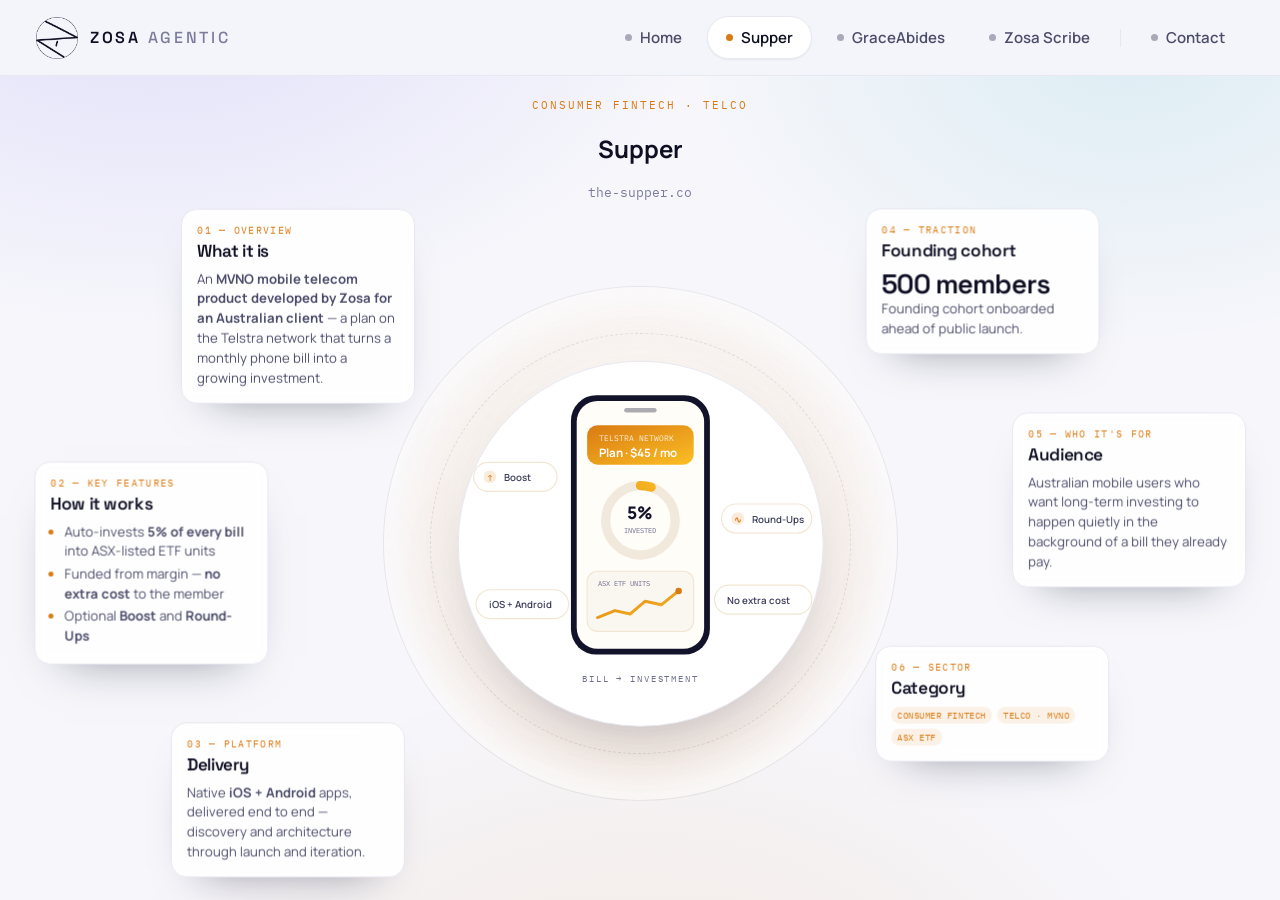
<file: supper/index.html>
<!DOCTYPE html>
<html lang="en">
<head>
<meta charset="utf-8" />
<meta name="viewport" content="width=device-width, initial-scale=1" />
<title>Supper — an MVNO plan that invests 5% of every bill | Zosa Agentic</title>
<meta name="description" content="Supper is an MVNO mobile telecom product developed by Zosa for an Australian client — a plan on the Telstra network that automatically invests 5% of every phone bill into ASX-listed ETF units, funded from margin at no extra cost to the member." />
<link rel="canonical" href="https://zosa-agentic.ai/supper/" />
<meta name="theme-color" content="#f6f6fb" />

<link rel="icon" href="../favicon.ico" sizes="any" />
<link rel="icon" type="image/png" sizes="32x32" href="../favicon-32.png" />
<link rel="icon" type="image/png" sizes="16x16" href="../favicon-16.png" />
<link rel="apple-touch-icon" sizes="180x180" href="../apple-touch-icon.png" />
<link rel="manifest" href="../site.webmanifest" />

<meta property="og:type" content="website" />
<meta property="og:site_name" content="Zosa Agentic" />
<meta property="og:url" content="https://zosa-agentic.ai/supper/" />
<meta property="og:title" content="Supper — an MVNO plan that invests 5% of every bill | Zosa Agentic" />
<meta property="og:description" content="Supper is an MVNO mobile telecom product developed by Zosa for an Australian client — a plan on the Telstra network that automatically invests 5% of every phone bill into ASX-listed ETF units, funded from margin at no extra cost to the member." />
<meta property="og:image" content="https://zosa-agentic.ai/og-image.png" />
<meta property="og:image:width" content="1200" />
<meta property="og:image:height" content="630" />
<meta property="og:image:alt" content="Zosa Agentic — AI agentic services for global clients" />
<meta property="og:locale" content="en_US" />
<meta name="twitter:card" content="summary_large_image" />
<meta name="twitter:title" content="Supper — an MVNO plan that invests 5% of every bill | Zosa Agentic" />
<meta name="twitter:description" content="Supper is an MVNO mobile telecom product developed by Zosa for an Australian client — a plan on the Telstra network that automatically invests 5% of every phone bill into ASX-listed ETF units, funded from margin at no extra cost to the member." />
<meta name="twitter:image" content="https://zosa-agentic.ai/og-image.png" />

<script type="application/ld+json">
{
  "@context": "https://schema.org",
  "@graph": [
    {
      "@type": "Organization",
      "@id": "https://zosa-agentic.ai/#organization",
      "name": "Zosa Agentic",
      "url": "https://zosa-agentic.ai/",
      "logo": {"@type": "ImageObject", "url": "https://zosa-agentic.ai/favicon-512.png", "width": 512, "height": 512},
      "image": "https://zosa-agentic.ai/og-image.png",
      "email": "info@zosa-agentic.ai",
      "description": "An AI agentic services company. We develop products and projects for global clients, and build proprietary products of our own.",
      "contactPoint": {"@type": "ContactPoint", "contactType": "sales", "email": "info@zosa-agentic.ai", "availableLanguage": ["English"]}
    },
    {
      "@type": "SoftwareApplication",
      "name": "Supper",
      "url": "https://the-supper.co",
      "applicationCategory": "FinanceApplication",
      "description": "Supper is an MVNO mobile telecom product developed by Zosa for an Australian client — a plan on the Telstra network that automatically invests 5% of every phone bill into ASX-listed ETF units, funded from margin at no extra cost to the member.",
      "publisher": {"@id": "https://zosa-agentic.ai/#organization"}
    },
    {
      "@type": "BreadcrumbList",
      "itemListElement": [
        {"@type": "ListItem", "position": 1, "name": "Zosa Agentic", "item": "https://zosa-agentic.ai/"},
        {"@type": "ListItem", "position": 2, "name": "Supper", "item": "https://zosa-agentic.ai/supper/"}
      ]
    }
  ]
}
</script>

<link rel="preconnect" href="https://fonts.googleapis.com">
<link rel="preconnect" href="https://fonts.gstatic.com" crossorigin>
<link href="https://fonts.googleapis.com/css2?family=Space+Grotesk:wght@400;500;600;700&family=Manrope:wght@400;500;600;700;800&family=IBM+Plex+Mono:wght@400;500&display=swap" rel="stylesheet">
<link rel="stylesheet" href="../styles.css?v=20260918l">
</head>
<body>

<div class="scroll-progress" aria-hidden="true"></div>

<!-- =================== TOP BAR =================== -->
<header class="topbar">
  <a class="brand" href="/">
    <span class="mark">
      <img src="../Zosa-Agentic-Logo-transparent.png" alt="Zosa Agentic logo">
    </span>
    <span class="wm">ZOSA <span>AGENTIC</span></span>
  </a>

  <button class="navtoggle" id="navToggle" type="button"
          aria-label="Open menu" aria-expanded="false" aria-controls="menu">
    <span class="bars" aria-hidden="true"><i></i><i></i><i></i></span>
  </button>

  <nav class="menu" id="menu" aria-label="Main">
    <a href="/" data-nav="home" style="--pill:#7b7b9c"><span class="dot"></span>Home</a>
    <a href="/supper/" data-nav="supper" style="--pill:#d97a12" aria-current="page"><span class="dot"></span>Supper</a>
    <a href="/graceabides/" data-nav="graceabides" style="--pill:#6d5ef0"><span class="dot"></span>GraceAbides</a>
    <a href="/scribe/" data-nav="scribe" style="--pill:#0d9488"><span class="dot"></span>Zosa Scribe</a>
    <span class="sep" aria-hidden="true"></span>
    <a href="/contact/" data-nav="contact" style="--pill:#7b7b9c"><span class="dot"></span>Contact</a>
  </nav>
</header>

<main>

<section class="page" id="page-supper"
         style="--accent:#d97a12; --accent-soft:rgba(217,122,18,.10)">

  <div class="pagehead">
    <p class="eyebrow">Consumer Fintech · Telco</p>
    <h1>Supper</h1>
    <div class="domain">the-supper.co</div>
  </div>

  <div class="stage-wrap">
  <div class="orbit">

    <article class="node" data-fx="-.70" data-fy="-.95" style="--i:0; --dly:0ms">
    <span class="num">01 — OVERVIEW</span>
    <h2>What it is</h2>
    <p>An <strong>MVNO mobile telecom product developed by Zosa for an Australian client</strong> &mdash; a plan on the Telstra network that turns a monthly phone bill into a growing investment.</p>
    </article>

    <article class="node" data-fx="-1.0" data-fy="-.02" style="--i:1; --dly:40ms">
    <span class="num">02 — KEY FEATURES</span>
    <h2>How it works</h2>
    <ul>
    <li>Auto-invests <strong>5% of every bill</strong> into ASX-listed ETF units</li>
    <li>Funded from margin — <strong>no extra cost</strong> to the member</li>
    <li>Optional <strong>Boost</strong> and <strong>Round-Ups</strong></li>
    </ul>
    </article>

    <article class="node" data-fx="-.72" data-fy=".95" style="--i:2; --dly:80ms">
    <span class="num">03 — PLATFORM</span>
    <h2>Delivery</h2>
    <p>Native <strong>iOS + Android</strong> apps, delivered end to end — discovery and architecture through launch and iteration.</p>
    </article>

    <div class="stage">
    <div class="ring"></div>
    <div class="watermark">Supper</div>
    <!-- decorative spokes + inner orbit -->
    <svg class="spokes" viewBox="0 0 880 880" aria-hidden="true">
      <circle cx="440" cy="440" r="305" fill="none" stroke="currentColor" stroke-opacity=".10"
              stroke-dasharray="2 7" style="color:var(--accent)"/>
    </svg>
    <!-- ---------- centre product visual ---------- -->
    <div class="hub">
      <div class="hub-plate">
        <svg viewBox="0 0 300 300" role="img" aria-label="Supper mobile app: phone showing bill and auto-invested amount">
          <defs>
            <linearGradient id="supGrad" x1="0" y1="0" x2="1" y2="1">
              <stop offset="0" stop-color="#d97a12"/><stop offset="1" stop-color="#fbbf24"/>
            </linearGradient>
          </defs>
          <!-- phone body -->
          <rect x="90" y="22" width="120" height="224" rx="22" fill="#12122b"/>
          <rect x="95" y="27" width="110" height="214" rx="18" fill="#fffdf8"/>
          <rect x="136" y="33" width="28" height="4" rx="2" fill="#12122b" opacity=".35"/>
          <!-- signal / plan header -->
          <g transform="translate(104,48)">
            <rect width="92" height="34" rx="9" fill="url(#supGrad)"/>
            <text x="10" y="14" font-family="IBM Plex Mono,ui-monospace,monospace" font-size="6.8" fill="#fff" opacity=".85">TELSTRA NETWORK</text>
            <text x="10" y="27" font-family="Manrope,sans-serif" font-size="10" font-weight="700" fill="#fff">Plan · $45 / mo</text>
          </g>
          <!-- donut: 5% invested -->
          <g transform="translate(150,130)">
            <circle r="30" fill="none" stroke="#f2e9dd" stroke-width="8"/>
            <circle r="30" fill="none" stroke="url(#supGrad)" stroke-width="8"
                    stroke-linecap="round" stroke-dasharray="9.4 179" transform="rotate(-90)"/>
            <text y="-1" text-anchor="middle" font-family="Manrope,sans-serif" font-size="15" font-weight="800" fill="#12122b">5%</text>
            <text y="11" text-anchor="middle" font-family="IBM Plex Mono,ui-monospace,monospace" font-size="6" fill="#6e6e8f">INVESTED</text>
          </g>
          <!-- ETF growth chart -->
          <g transform="translate(104,174)">
            <rect width="92" height="52" rx="9" fill="#faf6f0" stroke="#f2e6d3"/>
            <text x="9" y="13" font-family="IBM Plex Mono,ui-monospace,monospace" font-size="6" fill="#6e6e8f">ASX ETF UNITS</text>
            <polyline points="9,40 24,34 37,37 50,26 64,29 79,17"
                      fill="none" stroke="url(#supGrad)" stroke-width="2.6" stroke-linecap="round" stroke-linejoin="round"/>
            <circle cx="79" cy="17" r="2.8" fill="#d97a12"/>
          </g>
          <!-- floating badges -->
          <g font-family="Manrope,sans-serif" font-size="8.4" font-weight="600">
            <g transform="translate(6,80)">
              <rect width="72" height="25" rx="12.5" fill="#fff" stroke="#f2e6d3"/>
              <circle cx="14" cy="12.5" r="5.5" fill="#d97a12" opacity=".15"/>
              <text x="14" y="16" text-anchor="middle" font-size="7.4" fill="#d97a12">↑</text>
              <text x="26" y="16" fill="#3d3d5c">Boost</text>
            </g>
            <g transform="translate(220,116)">
              <rect width="78" height="25" rx="12.5" fill="#fff" stroke="#f2e6d3"/>
              <circle cx="14" cy="12.5" r="5.5" fill="#d97a12" opacity=".15"/>
              <text x="14" y="16" text-anchor="middle" font-size="7.4" fill="#d97a12">∿</text>
              <text x="26" y="16" fill="#3d3d5c">Round-Ups</text>
            </g>
            <g transform="translate(214,186)">
              <rect width="84" height="25" rx="12.5" fill="#fff" stroke="#f2e6d3"/>
              <text x="11" y="16" fill="#3d3d5c">No extra cost</text>
            </g>
            <g transform="translate(8,190)">
              <rect width="80" height="25" rx="12.5" fill="#fff" stroke="#f2e6d3"/>
              <text x="11" y="16" fill="#3d3d5c">iOS + Android</text>
            </g>
          </g>
          <text x="150" y="270" text-anchor="middle" font-family="IBM Plex Mono,ui-monospace,monospace"
                font-size="7.4" letter-spacing="1.6" fill="#6e6e8f">BILL → INVESTMENT</text>
        </svg>
      </div>
    </div>
    <!-- ---------- info nodes ---------- -->
    </div>

    <article class="node" data-fx=".70" data-fy="-.95" style="--i:3; --dly:120ms">
    <span class="num">04 — TRACTION</span>
    <h2>Founding cohort</h2>
    <div class="stat">500 members</div>
    <p>Founding cohort onboarded ahead of public launch.</p>
    </article>

    <article class="node" data-fx="1.0" data-fy="-.02" style="--i:4; --dly:160ms">
    <span class="num">05 — WHO IT'S FOR</span>
    <h2>Audience</h2>
    <p>Australian mobile users who want long-term investing to happen quietly in the background of a bill they already pay.</p>
    </article>

    <article class="node" data-fx=".72" data-fy=".95" style="--i:5; --dly:200ms">
    <span class="num">06 — SECTOR</span>
    <h2>Category</h2>
    <div class="chips">
    <span class="chip">CONSUMER FINTECH</span>
    <span class="chip">TELCO · MVNO</span>
    <span class="chip">ASX ETF</span>
    </article>
    </div>

  </div>
  </div>

</section>

</main>

<script src="../app.js?v=20260918l"></script>
</body>
</html>
</file>
<file: styles.css>
/* ============================================================
   ZOSA AGENTIC — CIRCULAR PRODUCT TEMPLATE
   One file. No dependencies.
   To add a product: copy a <section class="page"> block,
   give it a new id, set --accent, and edit the 6 .node cards.
   ============================================================ */

:root{
  --ink:#0f0f24;
  --ink-2:#4c4c6b;
  --muted:#7b7b9c;
  --line:#e7e7f1;
  --bg:#f6f6fb;
  --card:#ffffff;
  --brand:#6d5ef0;
  --accent:#6d5ef0;              /* overridden per product */
  --accent-soft:rgba(109,94,240,.10);
  /* one type system across the whole site */
  --display:"Space Grotesk","Segoe UI",system-ui,sans-serif;
  --sans:"Manrope","Segoe UI",system-ui,-apple-system,"Helvetica Neue",Arial,sans-serif;
  --mono:"IBM Plex Mono",ui-monospace,SFMono-Regular,Menlo,Consolas,monospace;
  --radius:14px;
}

*{box-sizing:border-box}
html,body{margin:0;padding:0}
body{
  /* fit-to-screen: one viewport tall, no page scroll */
  height:100svh; overflow:hidden;
  display:flex; flex-direction:column;
  font-family:var(--sans);
  color:var(--ink);
  background:var(--bg);
  -webkit-font-smoothing:antialiased;
}
/* fallback layout: narrow or very short windows unroll and scroll */
body.flow{height:auto; min-height:100svh; overflow:auto; display:block}

/* ---------- top bar / product menu ---------- */
.topbar{
  position:sticky; top:0; z-index:50;
  flex:0 0 auto;
  display:flex; align-items:center; justify-content:space-between;
  gap:24px; padding:16px 36px;
  background:rgba(244,245,250,.86);
  backdrop-filter:blur(12px);
  border-bottom:1px solid var(--line);
}
/* The header, lifted in front of the curtain while the digits converge on the
   mark. Its background and border go so the canvas reads straight through and
   the digits pass behind the logo rather than under an opaque bar; it is inert
   until the curtain has gone, so nothing can be clicked mid-animation. */
.intro-handoff .topbar{
  z-index:260;
  background:transparent;
  backdrop-filter:none;
  border-bottom-color:transparent;
  pointer-events:none;
  animation:headerIn .85s cubic-bezier(.2,.7,.2,1) both;
}
@keyframes headerIn{from{opacity:0} to{opacity:1}}

.brand{display:flex; align-items:center; gap:12px; text-decoration:none; color:inherit}
.brand .mark{
  width:42px;height:42px;
  display:grid;place-items:center;color:var(--ink);
}
.brand .mark img{width:100%;height:100%;display:block;object-fit:contain}
/* the mark spins into place on load, then a hover spins it again */
@keyframes markSpinIn{
  0%  {transform:rotate(-330deg) scale(.3);  opacity:0}
  55% {opacity:1}
  100%{transform:rotate(0deg)    scale(1);   opacity:1}
}
@keyframes wordmarkIn{
  from{opacity:0; transform:translateX(-12px)}
  to  {opacity:1; transform:none}
}
.brand .mark img{animation:markSpinIn 1.25s cubic-bezier(.18,.78,.2,1) both}
.brand .mark img.spun{animation:none; transition:transform 1s cubic-bezier(.3,.72,.2,1)}
.brand:hover .mark img.spun{transform:rotate(360deg)}
/* The curtain's digits arrive here and the mark takes the impact. This has to
   sit after .spun, which by then has set animation:none at the same weight. */
@keyframes markLand{
  0%  {transform:rotate(-150deg) scale(.68)}
  55% {transform:rotate(12deg)   scale(1.14)}
  100%{transform:rotate(0)       scale(1)}
}
.brand .mark img.lands,
.brand .mark img.spun.lands{animation:markLand .95s cubic-bezier(.2,.75,.2,1) both}
.brand .wm{animation:wordmarkIn .75s .4s cubic-bezier(.2,.7,.2,1) both}
@media (prefers-reduced-motion:reduce){
  .brand .mark img, .brand .wm{animation:none !important}
}
.brand .wm{font-family:var(--display);font-weight:600;letter-spacing:.17em;font-size:16px}
.brand .wm span{color:var(--muted);font-weight:500}

.menu{display:flex; align-items:center; gap:6px; flex-wrap:wrap}
.menu a{
  text-decoration:none;
  font-family:var(--sans); font-size:15px; font-weight:600;
  color:var(--ink-2); background:transparent;
  border:1px solid transparent; border-radius:999px;
  padding:10px 18px; cursor:pointer; transition:.18s ease;
  display:inline-flex; align-items:center; gap:8px;
}
.menu a .dot{width:7px;height:7px;border-radius:50%;background:currentColor;opacity:.45}
.menu a:hover{background:#fff;border-color:var(--line);color:var(--ink)}
.menu a[aria-current="page"]{
  background:#fff; border-color:var(--line); color:var(--ink);
  box-shadow:0 1px 2px rgba(18,18,43,.06);
}
.menu a[aria-current="page"] .dot{opacity:1;background:var(--pill,#6d5ef0)}
/* divider between the product tabs and the About / Contact tabs */
.menu .sep{width:1px; height:18px; background:var(--line); margin:0 5px}

/* ---------- hamburger (phones and small tablets) ----------
   Five tabs will not sit on one line under ~940px, so below that the menu
   collapses into a panel under the bar and this button opens it. */
.navtoggle{display:none}
@media (max-width:940px){
  .topbar{padding:12px 16px; flex-wrap:nowrap; gap:12px}

  .navtoggle{
    display:inline-grid; place-items:center; flex:0 0 auto;
    width:46px; height:46px; padding:0; cursor:pointer;
    background:#fff; border:1px solid var(--line); border-radius:13px;
    transition:border-color .2s ease, background .2s ease;
  }
  .navtoggle:hover{border-color:var(--brand)}
  .navtoggle .bars{position:relative; display:block; width:20px; height:14px}
  .navtoggle i{
    position:absolute; left:0; right:0; height:2px; border-radius:2px;
    background:var(--ink);
    transition:transform .3s cubic-bezier(.2,.7,.2,1), opacity .2s ease;
  }
  .navtoggle i:nth-child(1){top:0}
  .navtoggle i:nth-child(2){top:6px}
  .navtoggle i:nth-child(3){top:12px}
  /* morph into a cross while open */
  .navtoggle[aria-expanded="true"] i:nth-child(1){transform:translateY(6px) rotate(45deg)}
  .navtoggle[aria-expanded="true"] i:nth-child(2){opacity:0; transform:scaleX(.3)}
  .navtoggle[aria-expanded="true"] i:nth-child(3){transform:translateY(-6px) rotate(-45deg)}

  /* the tab row becomes a drop panel hanging off the bar */
  .menu{
    position:absolute; top:100%; left:0; right:0; z-index:49;
    flex-direction:column; align-items:stretch; gap:4px; flex-wrap:nowrap;
    padding:10px 12px 14px;
    background:rgba(246,246,251,.97);
    backdrop-filter:blur(16px);
    border-bottom:1px solid var(--line);
    box-shadow:0 28px 46px -30px rgba(18,18,43,.45);
    opacity:0; visibility:hidden; transform:translateY(-12px);
    transition:opacity .26s ease,
               transform .3s cubic-bezier(.2,.7,.2,1),
               visibility .26s;
  }
  body.nav-open .menu{opacity:1; visibility:visible; transform:none}

  .menu a{
    width:100%; justify-content:flex-start;
    font-size:16px; padding:14px 16px; border-radius:12px;
  }
  .menu a[aria-current="page"]{background:#fff}
  .menu .sep{width:auto; height:1px; margin:6px 6px}
}
@media (prefers-reduced-motion:reduce){
  .navtoggle i, .menu{transition:none}
}

/* ---------- pages ---------- */
main{flex:1 1 auto; min-height:0; display:flex; position:relative}
/* header/footer breathe on tall screens, tighten on short ones so the circle keeps its room */
.page{padding:clamp(12px,2.4vh,26px) 24px clamp(8px,1.6vh,18px); flex:1 1 auto; min-height:0}
/* same glow language as About / Contact, with a wash of the product's own accent */
.page:not(.doc){
  background:
    radial-gradient(900px 560px at 12% -12%, rgba(109,94,240,.15), transparent 62%),
    radial-gradient(720px 500px at 88% -4%,  rgba(14,165,183,.11), transparent 60%),
    radial-gradient(820px 540px at 50% 116%, var(--accent-soft), transparent 66%),
    var(--bg);
}
.page{display:flex; flex-direction:column}
@keyframes fade{from{opacity:0;transform:translateY(10px)}to{opacity:1;transform:none}}

.pagehead{flex:0 0 auto; max-width:1180px; margin:0 auto; text-align:center; position:relative; z-index:6}
.eyebrow{
  font-family:var(--mono); font-size:11px; letter-spacing:.18em;
  text-transform:uppercase; color:var(--accent); margin:0 0 clamp(4px,.8vh,8px);
}
.pagehead h2{margin:0; font-family:var(--display); font-weight:600; font-size:clamp(28px,5vh,54px); letter-spacing:-.032em; line-height:1.04}
.pagehead .domain{font-family:var(--mono);font-size:12.5px;color:var(--muted);margin-top:clamp(4px,.8vh,8px)}

/* ---------- circular stage ---------- */
/* --stage is measured by JS from the free space; the calc() is the no-JS fallback.
   --u is "one design pixel" — every size inside the circle is a multiple of it,
   so the whole diagram scales as one piece. */
.stage-wrap{flex:1 1 auto; min-height:0; display:flex; align-items:center; justify-content:center}
/* .orbit is the circle's own box; the six cards hang in the air around it,
   each one absolutely placed by its own --x / --y offset from the centre.
   Because every card's home is expressed as a translation away from that
   centre, the churn animation only has to drive it back to translate(0,0)
   for the card to be swallowed by the circle. */
.orbit{
  position:relative; flex:0 0 auto;
  width:var(--stage, 700px); height:var(--stage, 700px);
}
.stage{
  position:relative; flex:0 0 auto;
  width:var(--stage, min(1400px, 100%, calc(100svh - 210px)));
  height:var(--stage, min(1400px, 100%, calc(100svh - 210px)));
  container-type:size;
  /* smaller divisor = everything inside is larger; the px floor keeps
     text readable when a short window squeezes the circle down */
  --u:max(calc(1cqmin / 8.1), 0.78px);
}

/* the light watermark circle */
.ring{
  position:absolute; inset:0; border-radius:50%;
  background:
    radial-gradient(circle at 50% 42%, #fff 0%, rgba(255,255,255,.35) 42%, transparent 68%),
    radial-gradient(circle at 50% 50%, var(--accent-soft) 0%, var(--accent-soft) 58%, rgba(255,255,255,0) 74%);
  border:1px solid rgba(18,18,43,.06);
  box-shadow:inset 0 0 90px rgba(255,255,255,.9);
}
.ring::after{
  content:""; position:absolute; inset:9%; border-radius:50%;
  border:1px dashed rgba(18,18,43,.10);
}
.watermark{
  position:absolute; inset:0; display:grid; place-items:center;
  font-family:var(--display); font-weight:700; letter-spacing:.16em;
  font-size:calc(74 * var(--u)); color:var(--accent); opacity:.07;
  pointer-events:none; user-select:none; text-transform:uppercase;
  clip-path:circle(50% at 50% 50%);       /* keeps the wordmark inside the circle */
  overflow:hidden; white-space:nowrap;
}
.spokes{position:absolute; inset:0; pointer-events:none}

/* centre product visual */
.hub{
  position:absolute; top:50%; left:50%; transform:translate(-50%,-50%);
  width:calc(470 * var(--u)); height:calc(470 * var(--u));
  display:grid; place-items:center; z-index:3;
}
.hub-plate{
  width:100%; height:100%; border-radius:50%;
  background:#fff; border:1px solid var(--line);
  box-shadow:0 26px 60px -28px rgba(18,18,43,.30), 0 2px 0 rgba(255,255,255,.8) inset;
  display:grid; place-items:center; padding:calc(11 * var(--u));
}
.hub-plate svg{width:100%;height:100%;display:block}

/* the six cards, hanging in the air around the circle.
   JS measures the free space and publishes --cardw plus each card's polar
   --rad / --ang, so the six sit square to the page on an arc around the circle.
   Its home is a point on that arc; the churn decays the orbit to zero. */
.node{
  position:absolute; left:50%; top:50%; z-index:4;
  width:var(--cardw, 300px);
  /* Everything inside the card is sized in em off this one font-size, and JS
     sets --fs so three cards always sit clear of each other on a short
     screen instead of crowding or overlapping. */
  font-size:calc(clamp(12.4px,1.72vh,16.2px) * var(--fs,1));
  /* Polar placement: swing out to --ang, ride out to --rad, then unwind the
     same angle so the card sits square to the page. Written this way the
     warp only has to sweep --ang and shrink --rad for the card to be drawn
     into the middle of the circle. */
  transform:translate(-50%,-50%)
            rotate(var(--ang,0deg)) translateX(var(--rad,0px))
            rotate(calc(var(--ang,0deg) * -1));
  background:rgba(255,255,255,.9);
  border:1px solid var(--line); border-radius:1.2em;
  padding:1.05em 1.15em 1.1em;
  box-shadow:0 22px 46px -30px rgba(18,18,43,.5);
  backdrop-filter:blur(7px);
  transition:box-shadow .3s ease, border-color .3s ease, background .3s ease;
}
.node:hover{
  background:#fff; border-color:var(--accent);
  box-shadow:0 32px 60px -28px rgba(18,18,43,.45);
  z-index:5;
}
.node .num{
  font-family:var(--mono); font-size:.72em; letter-spacing:.14em;
  color:var(--accent); display:block; margin-bottom:.45em;
}
.node h2{
  margin:0 0 .46em; font-family:var(--display); font-weight:600;
  font-size:1.3em; letter-spacing:-.024em; line-height:1.2;
}
.node p{margin:0; font-size:1em; line-height:1.5; color:var(--ink-2)}
.node ul{margin:0; padding-left:1.05em}
.node li{font-size:1em; line-height:1.5; color:var(--ink-2); margin-bottom:.2em}
.node li::marker{color:var(--accent)}
.node .chips{display:flex; flex-wrap:wrap; gap:.42em; margin-top:.45em}
.chip{
  font-family:var(--mono); font-size:.68em; letter-spacing:.06em;
  background:var(--accent-soft); color:var(--accent);
  border-radius:999px; padding:.34em .66em; white-space:nowrap;
}
.node .stat{
  font-family:var(--display); font-size:2.05em; font-weight:600;
  letter-spacing:-.03em; line-height:1.12;
}

/* ============================================================
   ABOUT / CONTACT  —  "doc" pages
   Light editorial layout on the shared type system, with its own
   palette variables so the product circles stay independent.
   JS puts .doc on <body> while one of these is active, which releases
   the fit-to-screen frame so the page scrolls and the footer is reachable.
   ============================================================ */
body.doc{height:auto; min-height:100svh; overflow:auto; display:block; background:var(--bg)}
body.doc main{display:block}
body.doc .page{padding:0; min-height:0}
body.doc .page{display:block}
body.doc.flow .page{padding:0}

.page.doc{
  --dsp:var(--display);
  --dsans:var(--sans);
  --dmono:var(--mono);
  --d-ink:#0f0f24;
  --d-ink-2:#4c4c6b;
  --d-ink-3:#7b7b9c;
  --d-line:rgba(18,18,43,.10);
  --d-glass:rgba(255,255,255,.74);
  --d-violet:#6d5ef0;
  --d-cyan:#0ea5b7;

  font-family:var(--dsans); color:var(--d-ink);
  background:
    radial-gradient(1000px 620px at 12% -14%, rgba(109,94,240,.16), transparent 62%),
    radial-gradient(760px 520px at 88% -6%,  rgba(14,165,183,.11), transparent 60%),
    var(--bg);
}

/* ---------- shell ---------- */
.doc-inner{max-width:1180px; margin:0 auto; padding:clamp(44px,8vh,104px) 28px clamp(36px,6vh,76px)}
.d-hero{max-width:960px}
.d-eyebrow{
  display:inline-flex; align-items:center; gap:9px; margin:0;
  font-family:var(--dmono); font-size:11px; letter-spacing:.22em; text-transform:uppercase;
  color:#5b4bd6; background:rgba(109,94,240,.10);
  border:1px solid rgba(109,94,240,.26); border-radius:999px; padding:7px 15px;
}
.d-eyebrow::before{content:""; width:6px; height:6px; border-radius:50%; background:var(--d-violet); box-shadow:0 0 10px rgba(109,94,240,.7)}
.d-h1{
  font-family:var(--dsp); font-weight:600; margin:24px 0 0;
  font-size:clamp(40px,6.6vw,88px); line-height:.97; letter-spacing:-.038em;
}
.d-h1 .grad{
  background:linear-gradient(102deg,#0f0f24 4%,#5b4bd6 54%,#0ea5b7 100%);
  -webkit-background-clip:text; background-clip:text; color:transparent;
}
.d-sub{
  font-family:var(--dsp); font-weight:500; margin:20px 0 0;
  font-size:clamp(17px,2vw,27px); letter-spacing:-.015em; color:var(--d-ink-2);
}
.d-lead{margin:22px 0 0; max-width:740px; font-size:clamp(15px,1.3vw,18.5px); line-height:1.68; color:var(--d-ink-2)}
.d-lead strong{color:var(--d-ink); font-weight:700}

/* ---------- stat tiles ---------- */
.d-stats{display:grid; gap:14px; grid-template-columns:repeat(auto-fit,minmax(196px,1fr)); margin-top:clamp(34px,5vh,58px)}
.d-stat{
  background:#fff; border:1px solid var(--d-line); border-radius:20px; padding:22px 22px 20px;
  box-shadow:0 18px 40px -34px rgba(18,18,43,.45);
}
.d-stat b{display:block; font-family:var(--dsp); font-weight:600; font-size:clamp(21px,2.4vw,30px); letter-spacing:-.025em}
.d-stat span{display:block; margin-top:9px; font-family:var(--dmono); font-size:10.5px; letter-spacing:.14em; text-transform:uppercase; color:var(--d-ink-3)}

/* ---------- section heads ---------- */
.d-sec{display:flex; align-items:baseline; gap:16px; margin:clamp(46px,8vh,92px) 0 clamp(20px,3vh,32px)}
.d-sec h2{font-family:var(--dsp); font-weight:600; margin:0; font-size:clamp(25px,3.3vw,42px); letter-spacing:-.032em}

/* ---------- capability cards ---------- */
.d-grid{display:grid; gap:16px; grid-template-columns:repeat(auto-fit,minmax(330px,1fr))}
.d-card{
  position:relative; overflow:hidden; isolation:isolate;
  background:var(--d-glass); border:1px solid var(--d-line); border-radius:22px;
  padding:26px 26px 28px; backdrop-filter:blur(6px);
  box-shadow:0 20px 44px -36px rgba(18,18,43,.5);
  transition:transform .4s cubic-bezier(.2,.7,.2,1), border-color .4s ease,
             background .4s ease, box-shadow .4s ease;
}
.d-card::before{
  content:""; position:absolute; z-index:-1; width:230px; height:230px; top:-100px; left:-76px;
  border-radius:50%; background:var(--c,#6d5ef0); opacity:.16; filter:blur(44px);
  transition:opacity .4s ease;
}
.d-card:hover{
  transform:translateY(-6px); background:#fff;
  border-color:rgba(109,94,240,.32);
  box-shadow:0 30px 60px -34px rgba(18,18,43,.42);
}
.d-card:hover::before{opacity:.3}
.d-card .n{font-family:var(--dmono); font-size:10.5px; letter-spacing:.18em; color:var(--d-ink-3)}
.d-card h3{font-family:var(--dsp); font-weight:600; margin:13px 0 11px; font-size:clamp(18px,1.7vw,22px); letter-spacing:-.022em; color:var(--c,var(--d-ink))}
.d-card p{margin:0; font-size:15px; line-height:1.63; color:var(--d-ink-2)}
.d-card p strong{color:var(--d-ink); font-weight:700}

/* ---------- three-up strip ---------- */
.d-row{display:grid; gap:14px; grid-template-columns:repeat(auto-fit,minmax(250px,1fr)); margin-top:16px}
.d-mini{display:flex; gap:14px; background:#fff; border:1px solid var(--d-line); border-radius:18px; padding:20px 22px}
.d-mini .bead{flex:0 0 auto; width:9px; height:9px; border-radius:50%; margin-top:7px; background:var(--c,#6d5ef0); box-shadow:0 0 0 4px rgba(109,94,240,.12)}
.d-mini h3{font-family:var(--dsp); font-weight:600; margin:0 0 6px; font-size:16px; letter-spacing:-.015em}
.d-mini p{margin:0; font-size:14px; line-height:1.55; color:var(--d-ink-3)}

/* ---------- closing call to action ---------- */
.d-cta{
  margin-top:clamp(46px,8vh,92px);
  display:flex; align-items:center; justify-content:space-between; gap:26px; flex-wrap:wrap;
  border:1px solid rgba(109,94,240,.22); border-radius:26px;
  padding:clamp(26px,4vw,46px);
  background:linear-gradient(118deg, rgba(109,94,240,.14), rgba(14,165,183,.08) 68%, #fff);
}
.d-cta h3{font-family:var(--dsp); font-weight:600; margin:0; font-size:clamp(22px,2.9vw,36px); letter-spacing:-.032em}
.d-cta p{margin:11px 0 0; font-size:15px; color:var(--d-ink-2)}
.d-btn{
  display:inline-flex; align-items:center; gap:10px; cursor:pointer;
  font-family:var(--dsans); font-weight:700; font-size:15.5px; letter-spacing:-.005em;
  color:#fff; background:var(--d-ink); border:1px solid var(--d-ink); border-radius:999px;
  padding:15px 26px; text-decoration:none;
  transition:transform .3s cubic-bezier(.2,.7,.2,1), box-shadow .3s ease, background .3s ease;
}
.d-btn:hover{transform:translateY(-2px); box-shadow:0 20px 40px -20px rgba(18,18,43,.55)}
.d-btn.ghost{background:transparent; color:var(--d-ink); border-color:rgba(18,18,43,.2)}
.d-btn.ghost:hover{background:#fff; box-shadow:0 16px 34px -24px rgba(18,18,43,.4)}

/* ---------- contact ---------- */
.d-two{display:grid; gap:18px; grid-template-columns:1.12fr .88fr; align-items:start; margin-top:clamp(30px,5vh,52px)}
@media (max-width:900px){ .d-two{grid-template-columns:1fr} }

.d-form{
  background:#fff; border:1px solid var(--d-line); border-radius:24px;
  padding:clamp(22px,3vw,34px); box-shadow:0 24px 50px -40px rgba(18,18,43,.5);
}
.d-form .pair{display:grid; gap:15px; grid-template-columns:1fr 1fr}
@media (max-width:560px){ .d-form .pair{grid-template-columns:1fr} }
.d-field{display:block; margin-bottom:15px}
.d-field > span{
  display:block; margin-bottom:8px;
  font-family:var(--dmono); font-size:10.5px; letter-spacing:.16em; text-transform:uppercase; color:var(--d-ink-3);
}
.d-field input, .d-field select, .d-field textarea{
  width:100%; font-family:var(--dsans); font-size:15.5px; color:var(--d-ink);
  background:#fbfbfe; border:1px solid var(--d-line); border-radius:14px;
  padding:14px 15px; transition:.22s ease;
}
.d-field textarea{min-height:132px; resize:vertical; line-height:1.55}
.d-field input::placeholder, .d-field textarea::placeholder{color:#9c9cba}
.d-field input:focus, .d-field select:focus, .d-field textarea:focus{
  outline:none; border-color:var(--d-violet); background:#fff;
  box-shadow:0 0 0 3px rgba(109,94,240,.18);
}
.d-check{display:flex; align-items:flex-start; gap:11px; font-size:14px; line-height:1.55; color:var(--d-ink-2)}
.d-check input{width:17px; height:17px; margin-top:2px; accent-color:var(--d-violet)}
.d-form .d-btn{width:100%; justify-content:center; margin-top:18px}
.d-note{margin:13px 0 0; font-size:12.5px; line-height:1.55; color:var(--d-ink-3)}
.d-status{
  margin:14px 0 0; padding:12px 14px; border-radius:12px;
  font-size:14px; line-height:1.5; border:1px solid transparent;
}
.d-status.ok{background:rgba(13,148,136,.09); border-color:rgba(13,148,136,.3); color:#0b6f66}
.d-status.bad{background:rgba(224,92,92,.09); border-color:rgba(224,92,92,.32); color:#a5342f}
.d-btn[disabled]{opacity:.6; cursor:progress; transform:none !important; box-shadow:none !important}

.d-side{display:grid; gap:16px}
.d-panel{
  background:var(--d-glass); border:1px solid var(--d-line); border-radius:22px;
  padding:clamp(20px,2.4vw,26px); backdrop-filter:blur(6px);
  box-shadow:0 20px 44px -38px rgba(18,18,43,.5);
}
.d-panel h2{font-family:var(--dsp); font-weight:600; margin:0 0 12px; font-size:16.5px; letter-spacing:-.015em}
.d-mail{
  display:inline-block; font-family:var(--dsp); font-weight:600;
  font-size:clamp(18px,1.9vw,24px); letter-spacing:-.025em; text-decoration:none;
  background:linear-gradient(100deg,#0f0f24,#5b4bd6 58%,#0ea5b7);
  -webkit-background-clip:text; background-clip:text; color:transparent;
}
.d-panel p{margin:12px 0 0; font-size:14px; line-height:1.6; color:var(--d-ink-2)}
.d-list{margin:0; padding:0; list-style:none; display:grid; gap:11px}
.d-list li{position:relative; padding-left:18px; font-size:14.5px; line-height:1.55; color:var(--d-ink-2)}
.d-list li::before{content:""; position:absolute; left:0; top:8px; width:6px; height:6px; border-radius:50%; background:var(--d-violet)}
.d-list a{color:var(--d-ink); font-weight:600; text-decoration:none; border-bottom:1px solid rgba(18,18,43,.22)}
.d-list a:hover{border-bottom-color:var(--d-violet); color:#5b4bd6}

/* ---------- scroll reveal ----------
   Everything marked .reveal animates the first time it enters the viewport
   and re-arms when you switch back to the page. Modifier classes pick the
   direction: rv-scale, rv-blur, rv-left, rv-right. */
@media (prefers-reduced-motion:no-preference){
  .reveal{
    opacity:0; transform:translateY(24px);
    transition:opacity .85s cubic-bezier(.2,.7,.2,1),
               transform .85s cubic-bezier(.2,.7,.2,1),
               filter .85s ease;
    transition-delay:var(--rd,0ms);
    will-change:opacity, transform;
  }
  .reveal.rv-scale{transform:scale(.93)}
  .reveal.rv-blur {transform:translateY(16px); filter:blur(12px)}
  .reveal.rv-left {transform:translateX(-34px)}
  .reveal.rv-right{transform:translateX(34px)}
  .reveal.in{opacity:1; transform:none; filter:none}
}
/* the accent rule under a section title draws itself in */
.d-sec h2{position:relative; padding-bottom:14px}
.d-sec h2::after{
  content:""; position:absolute; left:0; bottom:0; height:3px; width:0; border-radius:2px;
  background:linear-gradient(90deg,var(--d-violet),var(--d-cyan));
  transition:width 1s cubic-bezier(.2,.7,.2,1) .18s;
}
.d-sec.in h2::after{width:78px}

/* scroll progress — only while a doc page is open */
.scroll-progress{
  position:fixed; top:0; left:0; z-index:60;
  height:3px; width:100%; transform:scaleX(0); transform-origin:0 50%;
  background:linear-gradient(90deg,#6d5ef0,#0ea5b7);
  opacity:0; transition:opacity .35s ease; pointer-events:none;
}
body.doc .scroll-progress{opacity:1}

/* ============================================================
   SITE FOOTER — only the About and Contact pages carry one.
   Deliberately dark: it closes the light page the way thinkhat.ai does.
   ============================================================ */
.sitefoot{background:#0d0d1e; color:#f5f5fc}
.sitefoot-inner{
  max-width:1180px; margin:0 auto;
  padding:clamp(40px,6vh,72px) 28px clamp(24px,3vh,32px);
  display:grid; gap:clamp(26px,4vw,54px);
  grid-template-columns:1.7fr 1fr 1.2fr;
}
@media (max-width:860px){ .sitefoot-inner{grid-template-columns:1fr; gap:30px} }
.sitefoot .fbrand{font-family:var(--display); font-weight:600; font-size:22px; letter-spacing:-.02em}
.sitefoot .fbrand span{color:#9494b8}
.sitefoot .fabout{margin:16px 0 0; max-width:430px; font-family:var(--sans); font-size:14.5px; line-height:1.68; color:#adadc9}
.sitefoot h3{
  margin:0 0 16px; font-family:var(--mono);
  font-size:10.5px; letter-spacing:.18em; text-transform:uppercase; color:#8383a8;
}
.sitefoot ul{margin:0; padding:0; list-style:none; display:grid; gap:12px}
.sitefoot a{font-family:var(--sans); font-size:14.5px; color:#dcdcee; text-decoration:none; transition:.2s ease}
.sitefoot a:hover{color:#fff}
.sitefoot .fmail{
  font-family:var(--display); font-weight:600; font-size:18px; letter-spacing:-.02em;
  background:linear-gradient(100deg,#fff,#c3baff 58%,#6fe3ea);
  -webkit-background-clip:text; background-clip:text; color:transparent;
}
.sitefoot-bottom{
  border-top:1px solid rgba(255,255,255,.10);
  max-width:1180px; margin:0 auto;
  padding:18px 28px clamp(24px,3vh,34px);
  display:flex; justify-content:space-between; gap:14px; flex-wrap:wrap;
  font-family:var(--mono);
  font-size:11px; letter-spacing:.1em; text-transform:uppercase; color:#8383a8;
}
.sitefoot-bottom a{font-family:inherit; font-size:11px; letter-spacing:.1em; color:#adadc9}

/* ---------- unrolled fallback (narrow or very short windows) ----------
   JS adds .flow to <body> when the circle would be too small to read. */
body.flow main{display:block}
body.flow .page{padding:22px 18px 40px}
body.flow .page{display:block}
body.flow .stage-wrap{display:block}
body.flow .stage{
  container-type:normal; --u:1px;
  width:100%; height:auto;
  display:flex; flex-direction:column; align-items:center; gap:16px; padding:26px 0 10px;
}
body.flow .orbit{position:static; display:flex; flex-direction:column; gap:16px;
  width:100%; height:auto}
body.flow .stage{order:-1}
body.flow .ring{position:absolute; top:0; left:50%; transform:translateX(-50%);
  width:min(620px,108vw); height:min(620px,108vw); inset:auto; opacity:.8;
  animation:ringSpin 16s linear infinite}
@keyframes ringSpin{
  from{transform:translateX(-50%) rotate(0deg)}
  to  {transform:translateX(-50%) rotate(360deg)}
}
body.flow .spokes, body.flow .watermark{display:none}
body.flow .hub{position:static; transform:none;
  width:min(300px,72vw); height:min(300px,72vw); order:-1}
body.flow .node{position:static; transform:none; animation:none; width:min(460px,92vw) !important; margin:0 auto}
/* short windows (laptops): shrink the chrome so the circle gets the height */
@media (max-height:820px) and (min-width:561px){
  .topbar{padding:11px 34px}
  .pagehead h2{font-size:clamp(22px,3.8vh,34px)}
  .pagehead .domain{display:none}
}

/* ---------- tab-switch transition: LIVING ORBIT + WARP ----------
   At rest the six cards drift slowly around the circle, each on its own
   phase, and the ring turns behind them — the page is never quite still.
   On a tab change the whole orbit spins up: angular velocity ramps, motion
   blur builds, the cards fling outward and fade, and the next product's six
   decelerate back into their places.
   Every rotation is paired with an equal unwind, so a card stays square to
   the page however far round the orbit carries it.
   --dir is set by JS: +1 moving right through the menu, -1 moving left. */
.stage, .node{will-change:transform,filter,opacity}

/* ---- the idle: a slow drift around the orbit, desynced per card ---- */
@keyframes orbitDrift{
  from{
    transform:translate(-50%,-50%)
              rotate(calc(var(--ang,0deg) + var(--sway,1deg)))
              translateX(calc(var(--rad,0px) * 1.008))
              rotate(calc((var(--ang,0deg) + var(--sway,1deg)) * -1));
  }
  to{
    transform:translate(-50%,-50%)
              rotate(calc(var(--ang,0deg) - var(--sway,1deg)))
              translateX(calc(var(--rad,0px) * .992))
              rotate(calc((var(--ang,0deg) - var(--sway,1deg)) * -1));
  }
}
/* --sway is set per card by JS from the real gap to its neighbour, so the
   drift can never bring two cards close enough to overlap or to disturb
   reading. It is a slow float, not a movement you have to wait out. */
.node{
  animation:orbitDrift calc(13s + var(--i,0) * 1.6s) ease-in-out infinite alternate;
  animation-delay:calc(var(--i,0) * -3.1s);
}
@keyframes ringDrift{from{transform:rotate(0deg)} to{transform:rotate(360deg)}}
.ring{animation:ringDrift 120s linear infinite}

/* ---- the warp ---- */
.page.is-entering .stage{animation:warpRingIn .86s cubic-bezier(.14,.75,.2,1) both}
.page.is-leaving  .stage{animation:warpRingOut .82s cubic-bezier(.5,0,.9,.3) both}
.page.is-entering .node{animation:warpIn .8s cubic-bezier(.14,.75,.2,1) both;
  animation-delay:calc(var(--i,0) * 35ms + 60ms)}
.page.is-leaving  .node{animation:warpOut .72s cubic-bezier(.5,0,.9,.3) both;
  animation-delay:calc(var(--i,0) * 35ms)}
.page.is-entering .pagehead{animation:headIn .55s .2s ease both}
.page.is-leaving  .pagehead{animation:headOut .34s ease both}

/* cards: the orbit spins up, then the radius collapses and the card shrinks
   away into the middle of the circle */
@keyframes warpOut{
  0%{
    opacity:1; filter:blur(0);
    transform:translate(-50%,-50%)
              rotate(var(--ang,0deg)) translateX(var(--rad,0px))
              rotate(calc(var(--ang,0deg) * -1)) scale(1);
  }
  26%{
    opacity:1; filter:blur(1.5px);
    transform:translate(-50%,-50%)
              rotate(calc(var(--ang,0deg) + var(--dir,1) * 62deg))
              translateX(calc(var(--rad,0px) * 1.02))
              rotate(calc((var(--ang,0deg) + var(--dir,1) * 62deg) * -1)) scale(.95);
  }
  70%{
    opacity:.72; filter:blur(5px);
    transform:translate(-50%,-50%)
              rotate(calc(var(--ang,0deg) + var(--dir,1) * 300deg))
              translateX(calc(var(--rad,0px) * .42))
              rotate(calc((var(--ang,0deg) + var(--dir,1) * 300deg) * -1)) scale(.46);
  }
  100%{
    opacity:0; filter:blur(11px);
    transform:translate(-50%,-50%)
              rotate(calc(var(--ang,0deg) + var(--dir,1) * 640deg))
              translateX(0px)
              rotate(calc((var(--ang,0deg) + var(--dir,1) * 640deg) * -1)) scale(.1);
  }
}
/* and the next product's six are born out of the circle, growing back to size
   as the orbit carries them out to their places */
@keyframes warpIn{
  0%{
    opacity:0; filter:blur(11px);
    transform:translate(-50%,-50%)
              rotate(calc(var(--ang,0deg) - var(--dir,1) * 640deg))
              translateX(0px)
              rotate(calc((var(--ang,0deg) - var(--dir,1) * 640deg) * -1)) scale(.1);
  }
  45%{
    opacity:.85; filter:blur(4px);
    transform:translate(-50%,-50%)
              rotate(calc(var(--ang,0deg) - var(--dir,1) * 210deg))
              translateX(calc(var(--rad,0px) * .5))
              rotate(calc((var(--ang,0deg) - var(--dir,1) * 210deg) * -1)) scale(.52);
  }
  100%{
    opacity:1; filter:blur(0);
    transform:translate(-50%,-50%)
              rotate(var(--ang,0deg)) translateX(var(--rad,0px))
              rotate(calc(var(--ang,0deg) * -1)) scale(1);
  }
}
/* the circle spins up with them */
@keyframes warpRingOut{
  from{opacity:1; filter:blur(0);    transform:rotate(0deg) scale(1)}
  to  {opacity:0; filter:blur(12px); transform:rotate(calc(var(--dir,1) * 640deg)) scale(.8)}
}
@keyframes warpRingIn{
  from{opacity:0; filter:blur(12px); transform:rotate(calc(var(--dir,1) * -640deg)) scale(.82)}
  to  {opacity:1; filter:blur(0);    transform:rotate(0deg) scale(1)}
}

@keyframes headIn{
  from{opacity:0; filter:blur(8px); transform:translateY(10px)}
  to  {opacity:1; filter:blur(0);   transform:none}
}
@keyframes headOut{
  from{opacity:1; filter:blur(0)}
  to  {opacity:0; filter:blur(8px); transform:translateY(-8px)}
}

/* phone layout: the unrolled list just cross-fades — no orbit, no warp;
   only the ring keeps spinning (see body.flow .ring above) */
body.flow .page.is-entering .stage,
body.flow .page.is-leaving .stage,
body.flow .page.is-entering .node,
body.flow .page.is-leaving .node{animation:none}
body.flow .page.is-entering .orbit{animation:orbitFade .5s ease both}
body.flow .page.is-leaving .orbit{animation:orbitFadeOut .3s ease both}
@keyframes orbitFade{from{opacity:0; filter:blur(6px)} to{opacity:1; filter:blur(0)}}
@keyframes orbitFadeOut{from{opacity:1; filter:blur(0)} to{opacity:0; filter:blur(6px)}}

@media (prefers-reduced-motion:reduce){
  .stage, .node, .orbit, .pagehead, .ring{animation:none !important}
}


/* ---------- arriving on a page ----------
   A navigation replaces the old tab cross-fade, so the document itself
   fades up, and the circle + cards still warp in over the top of it. */
@keyframes docIn{from{opacity:0} to{opacity:1}}
body{animation:docIn .32s ease both}
body.is-leaving-page{opacity:0; transition:opacity .34s ease}
@media (prefers-reduced-motion:reduce){
  body{animation:none}
  body.is-leaving-page{transition:none}
}

/* ============================================================
   THE STEEL CURTAIN (home page only)

   One canvas, four acts, drawn live:

     0.0 - 0.9s   the steel hands over — every point of the mark becomes a
                  0 or a 1, half violet and half silver, exactly
     0.9 - 1.2s   it holds, complete and motionless
     1.2 - 2.1s   the digits scatter out into falling columns
     2.1 - 3.1s   rain, the full width of the screen
     3.1 - 4.1s   the rain gathers itself into concentric rings of binary
     4.1 - 4.4s   the rings turn, briefly
     4.4 - 6.1s   they drain inward, innermost first, and the screen empties
     6.3s         the page behind is live

   Everything is one system of digits carrying through all four states, so it
   fills any viewport and costs nothing to download.

   Shown only when the inline script in the head has put .intro-on on
   <html> — with JS off, on a repeat visit, or under reduced motion it never
   exists at all.
   ============================================================ */
.intro{display:none}
.intro-on .intro{
  display:block; position:fixed; inset:0; z-index:200;
  overflow:hidden; cursor:crosshair;
}
.intro-on body{overflow:hidden}

.intro-ground{
  position:absolute; inset:0; background:#fbfbfb;
  transition:opacity .9s cubic-bezier(.4,0,.5,1);
}

/* the canvas is the whole screen: the rings span its full width */
.intro-art{
  position:absolute; inset:0;
  width:100%; height:100%;
  display:block;
}

.intro-hint{
  position:absolute; left:0; right:0; bottom:clamp(18px,4vh,44px);
  margin:0; text-align:center;
  font-family:var(--mono); font-size:11px; letter-spacing:.2em;
  text-transform:uppercase; color:#9a9ab4;
  animation:hintIn 1.4s 1.5s ease both;
}
@keyframes hintIn{from{opacity:0} to{opacity:.85}}

/* ---------- the dismissal ---------- */
.intro.is-out{cursor:default}
.intro.is-out .intro-hint{opacity:0; transition:opacity .35s ease}
/* The body of the page waits until the digits have landed. Only the header is
   brought forward early, by .intro-handoff below, so the mark is there to be
   flown into without the copy being buried under full-width rings. */
.intro.is-out .intro-ground{opacity:0; transition-delay:4.2s; transition-duration:.8s}
.intro.is-gone{opacity:0; pointer-events:none; transition:opacity .3s ease}

.intro.is-rushed .intro-art{opacity:0; transition:opacity .35s ease}
.intro.is-rushed .intro-ground{opacity:0; transition-delay:.3s; transition-duration:.4s}
</file>
